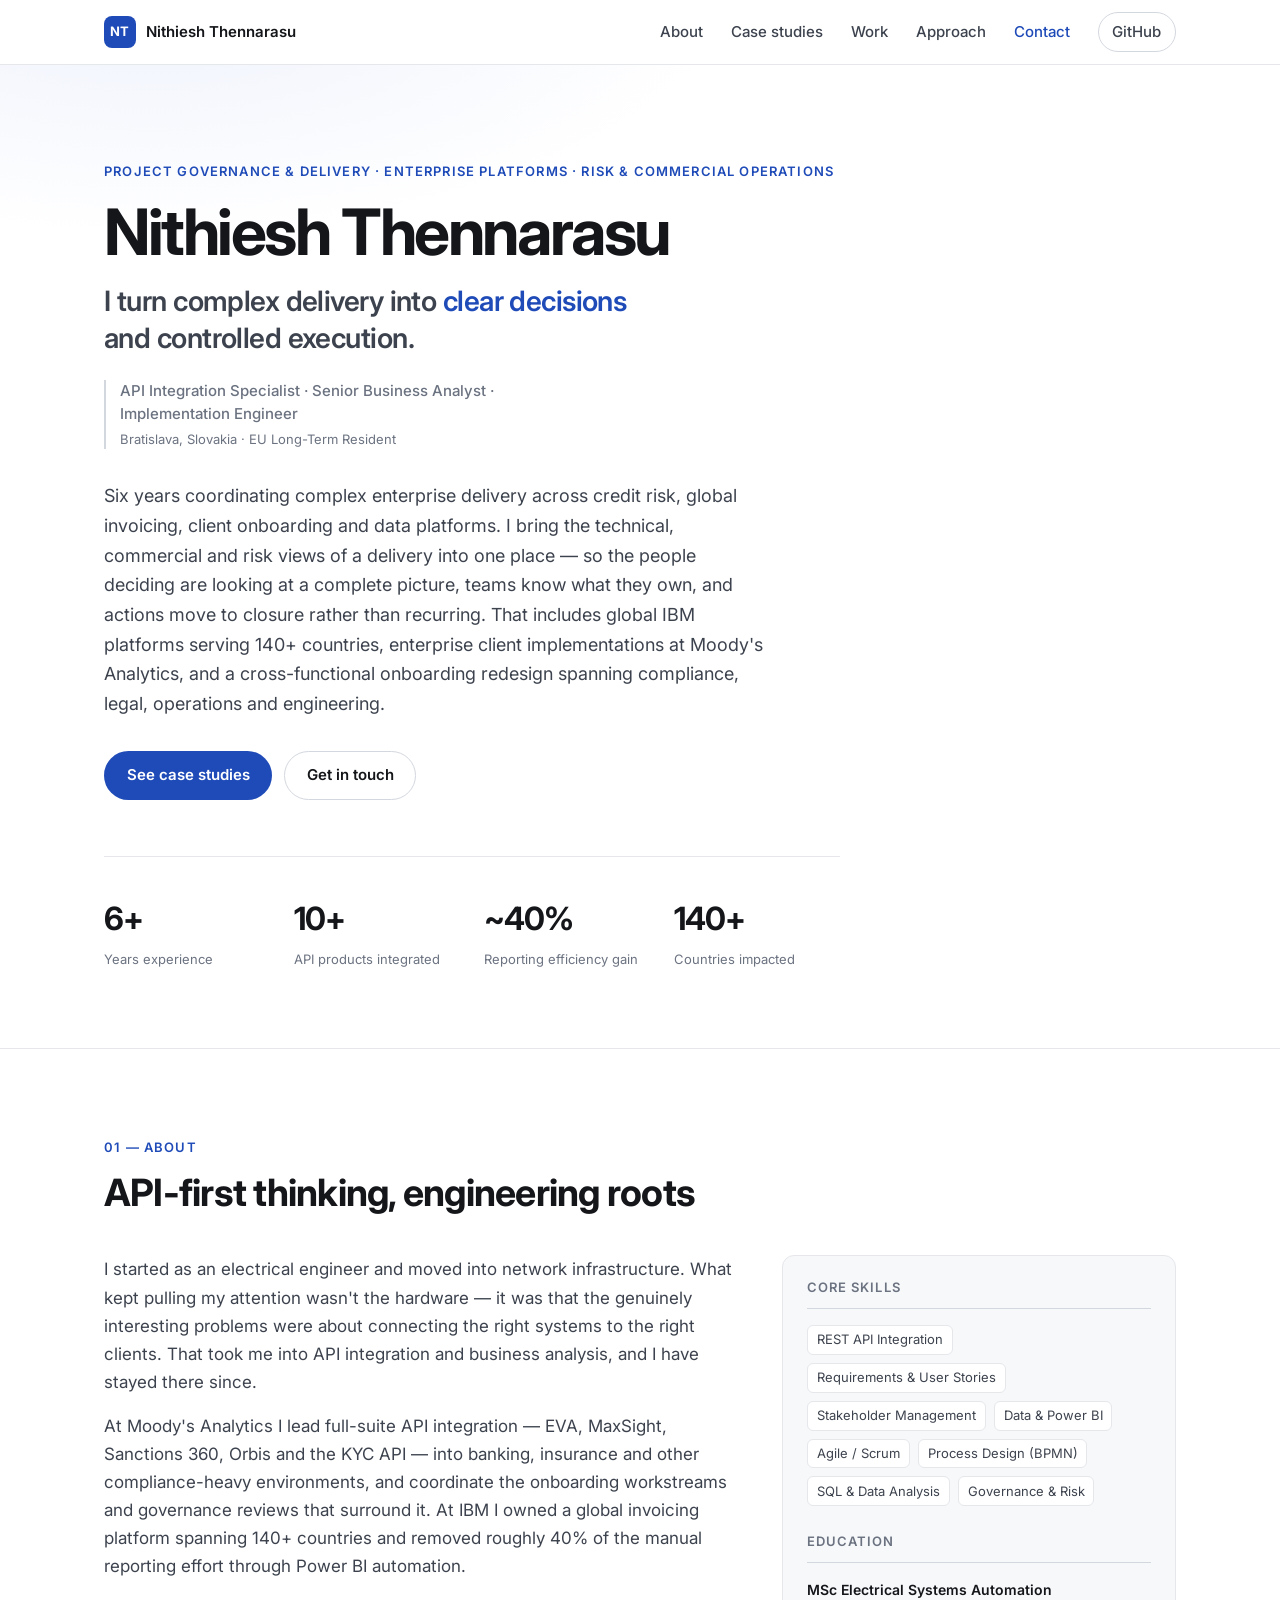
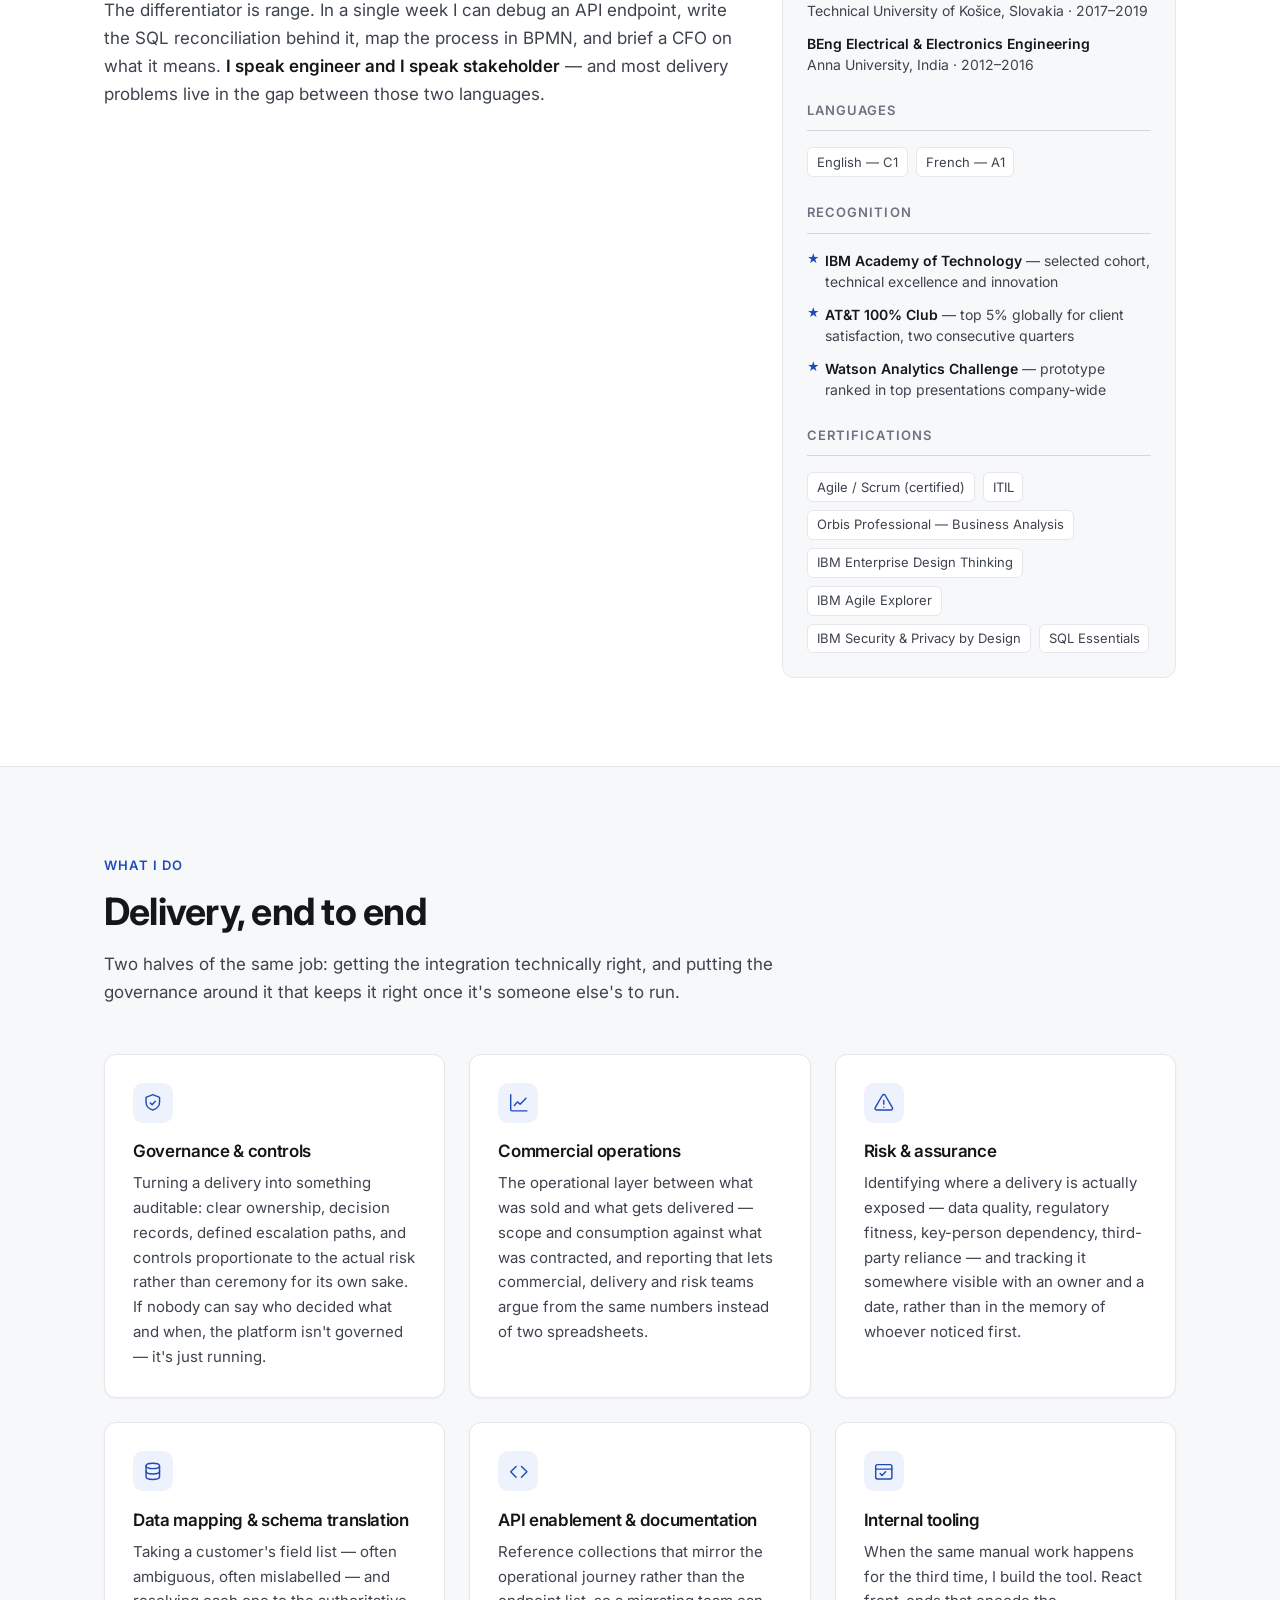
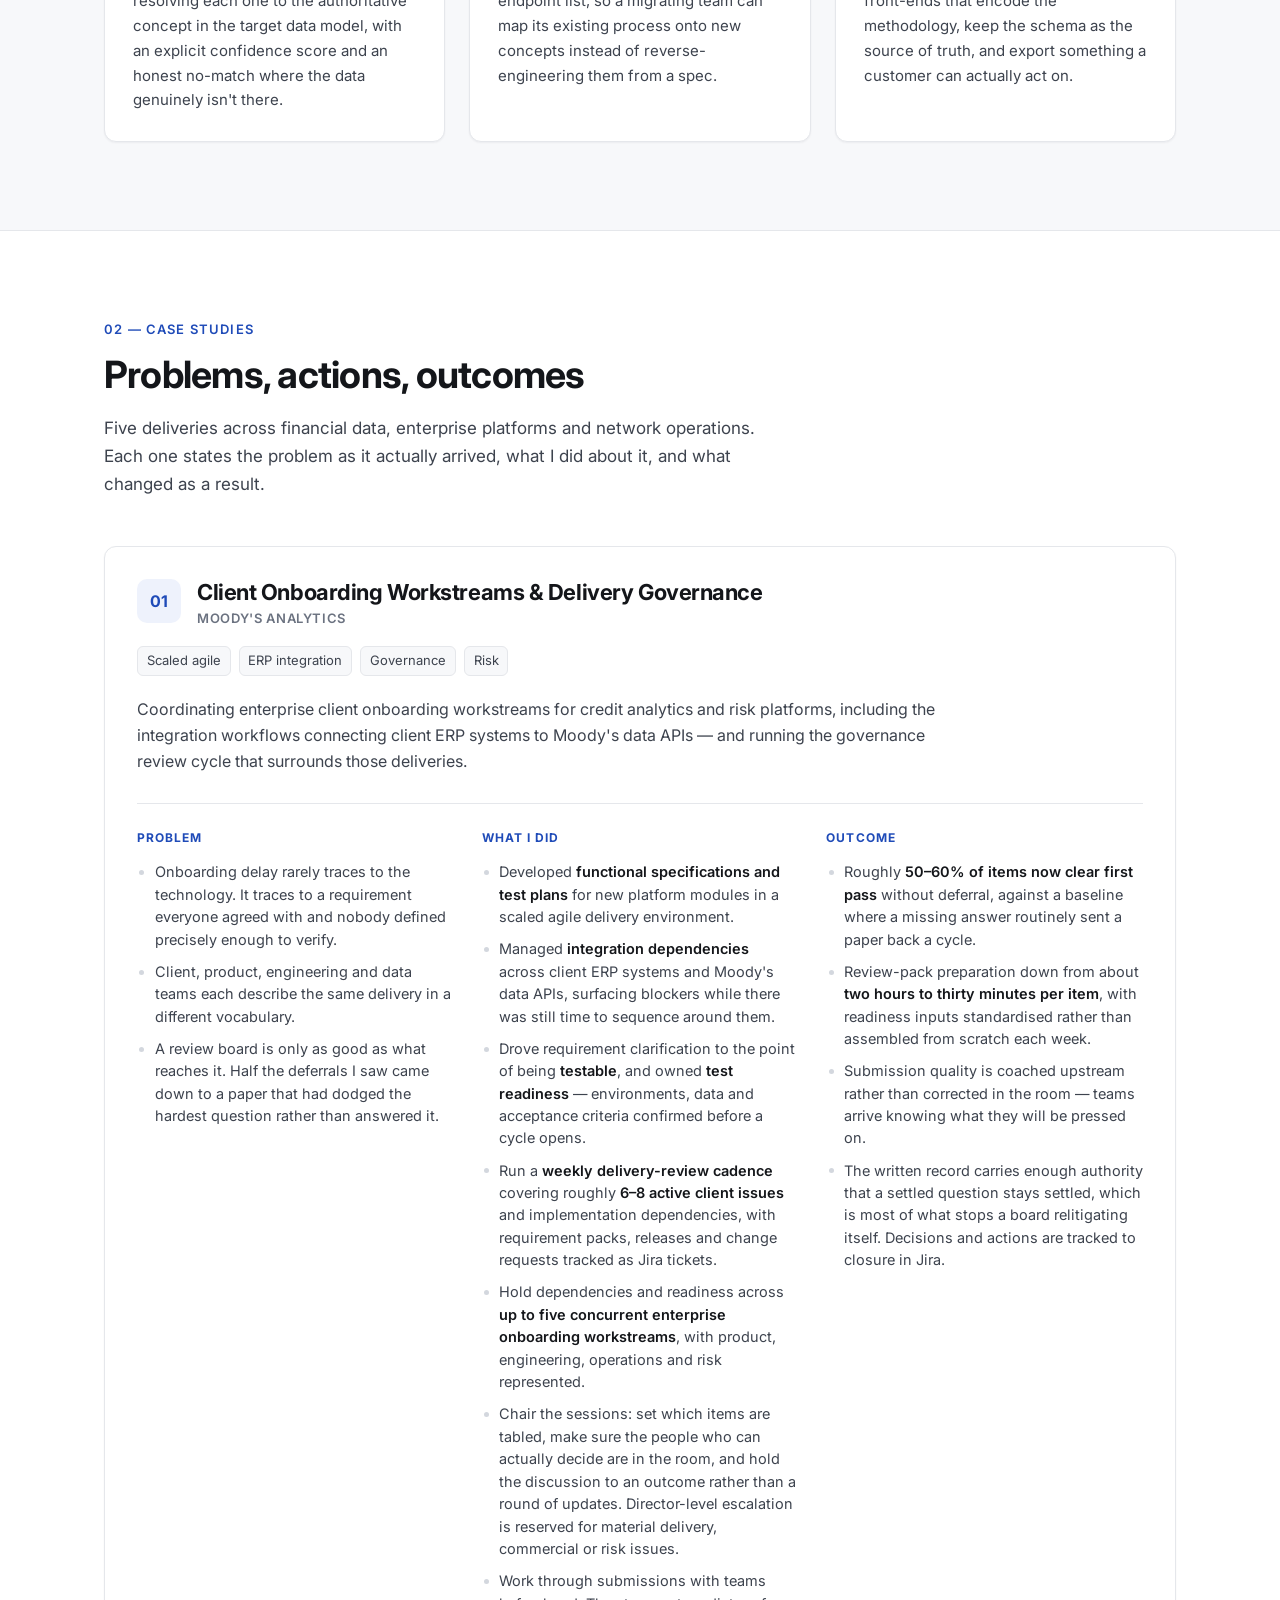
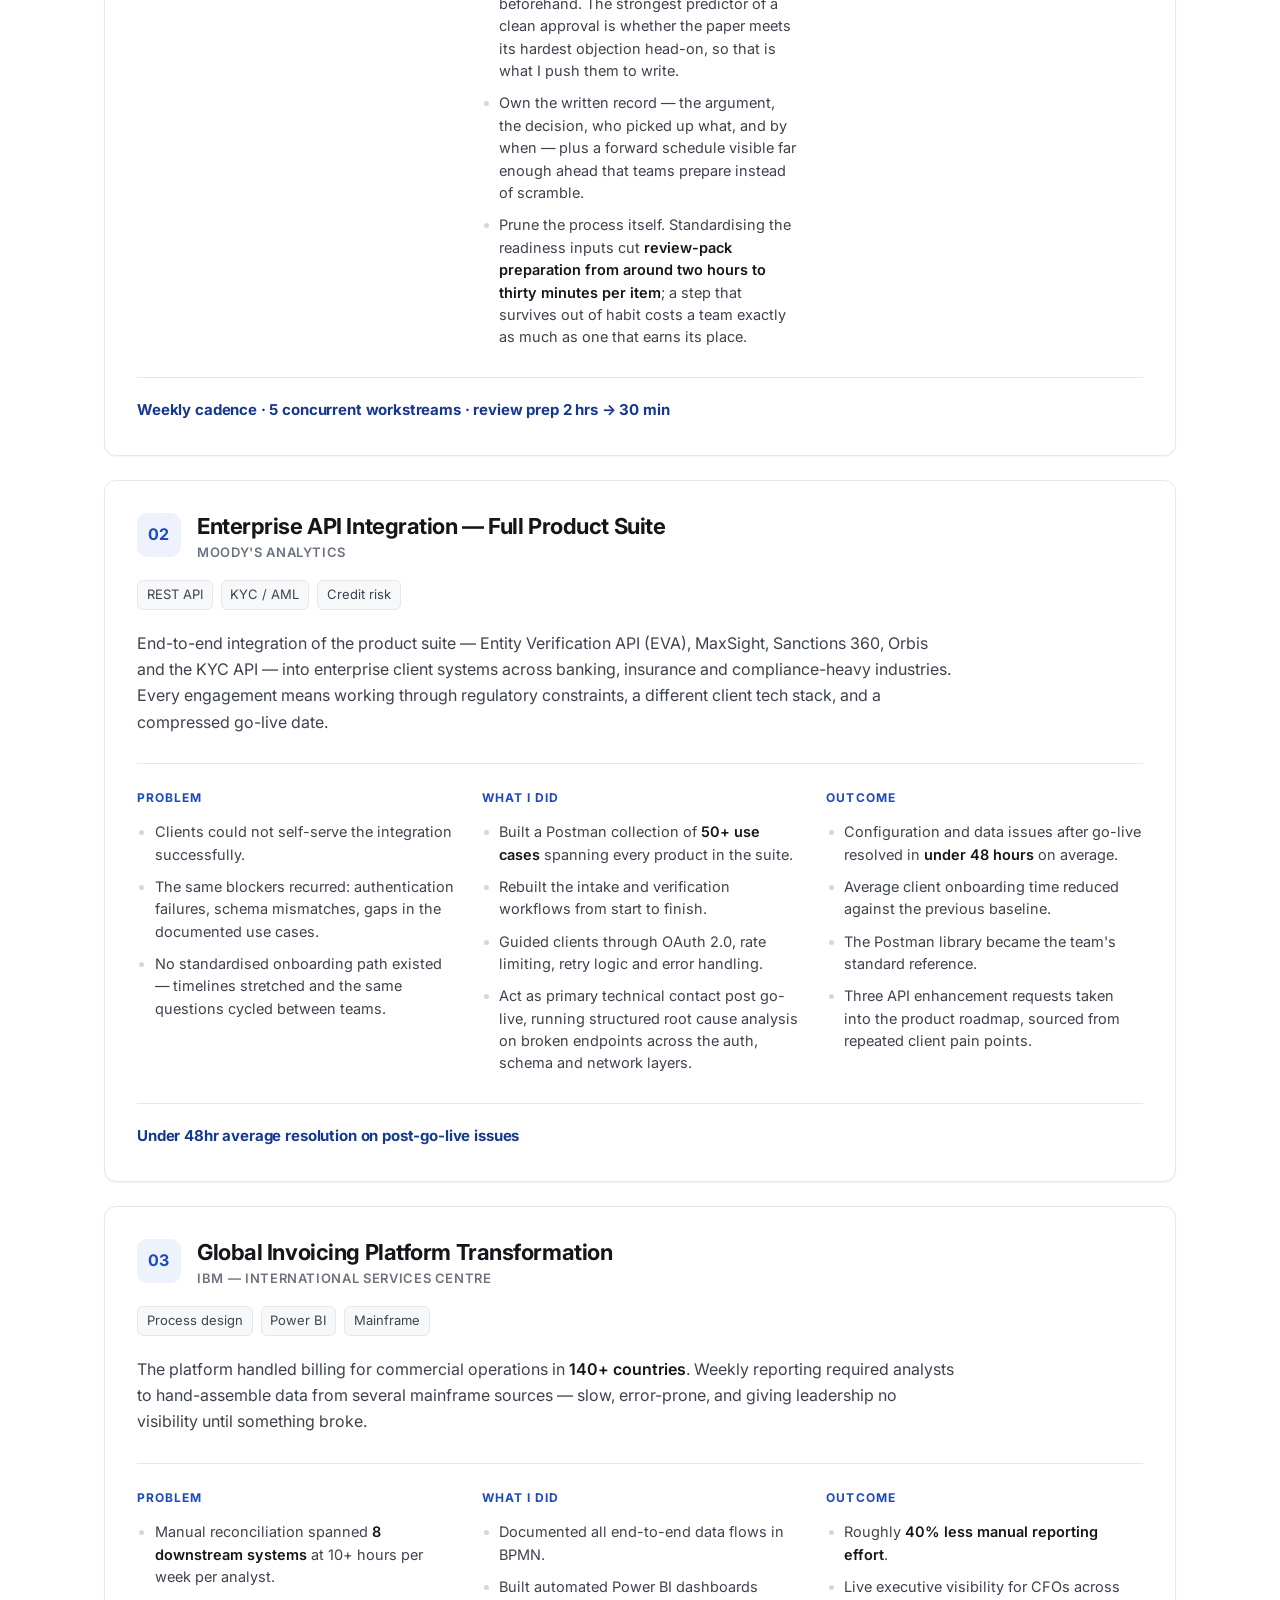
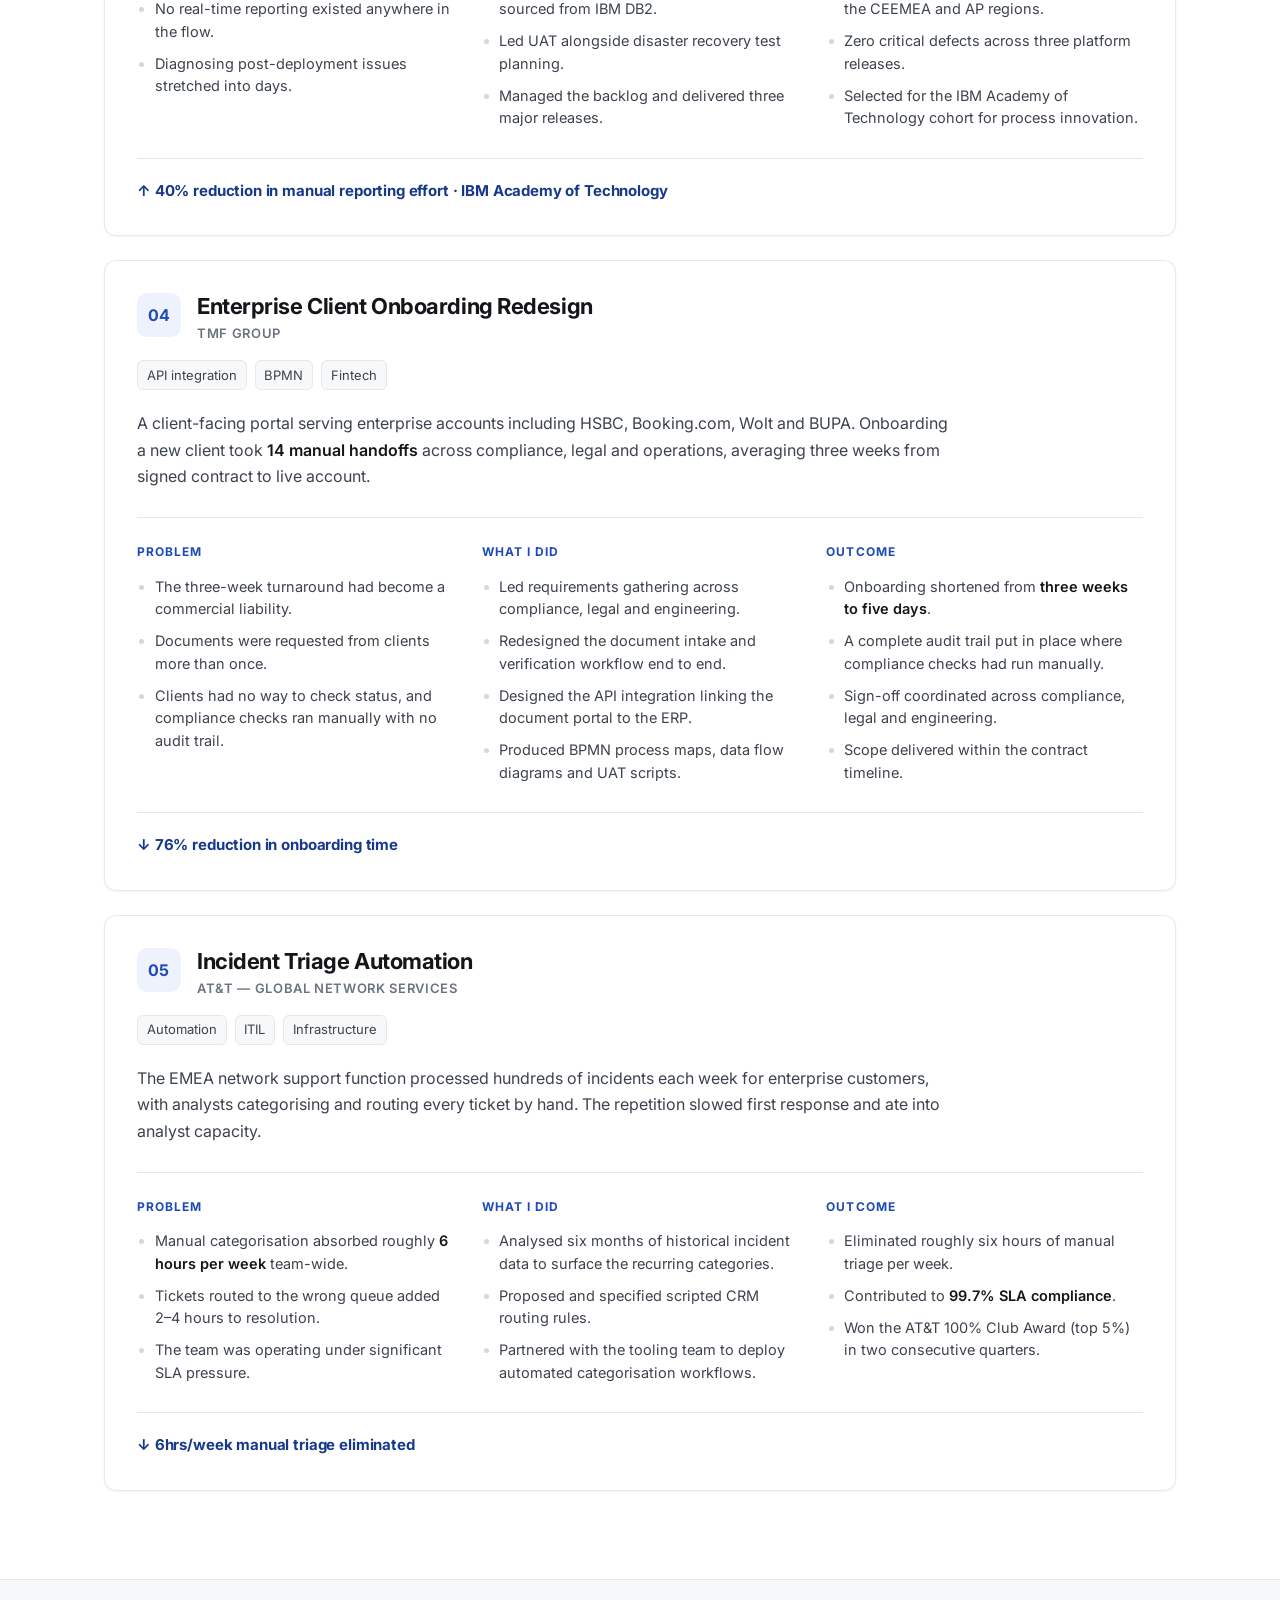
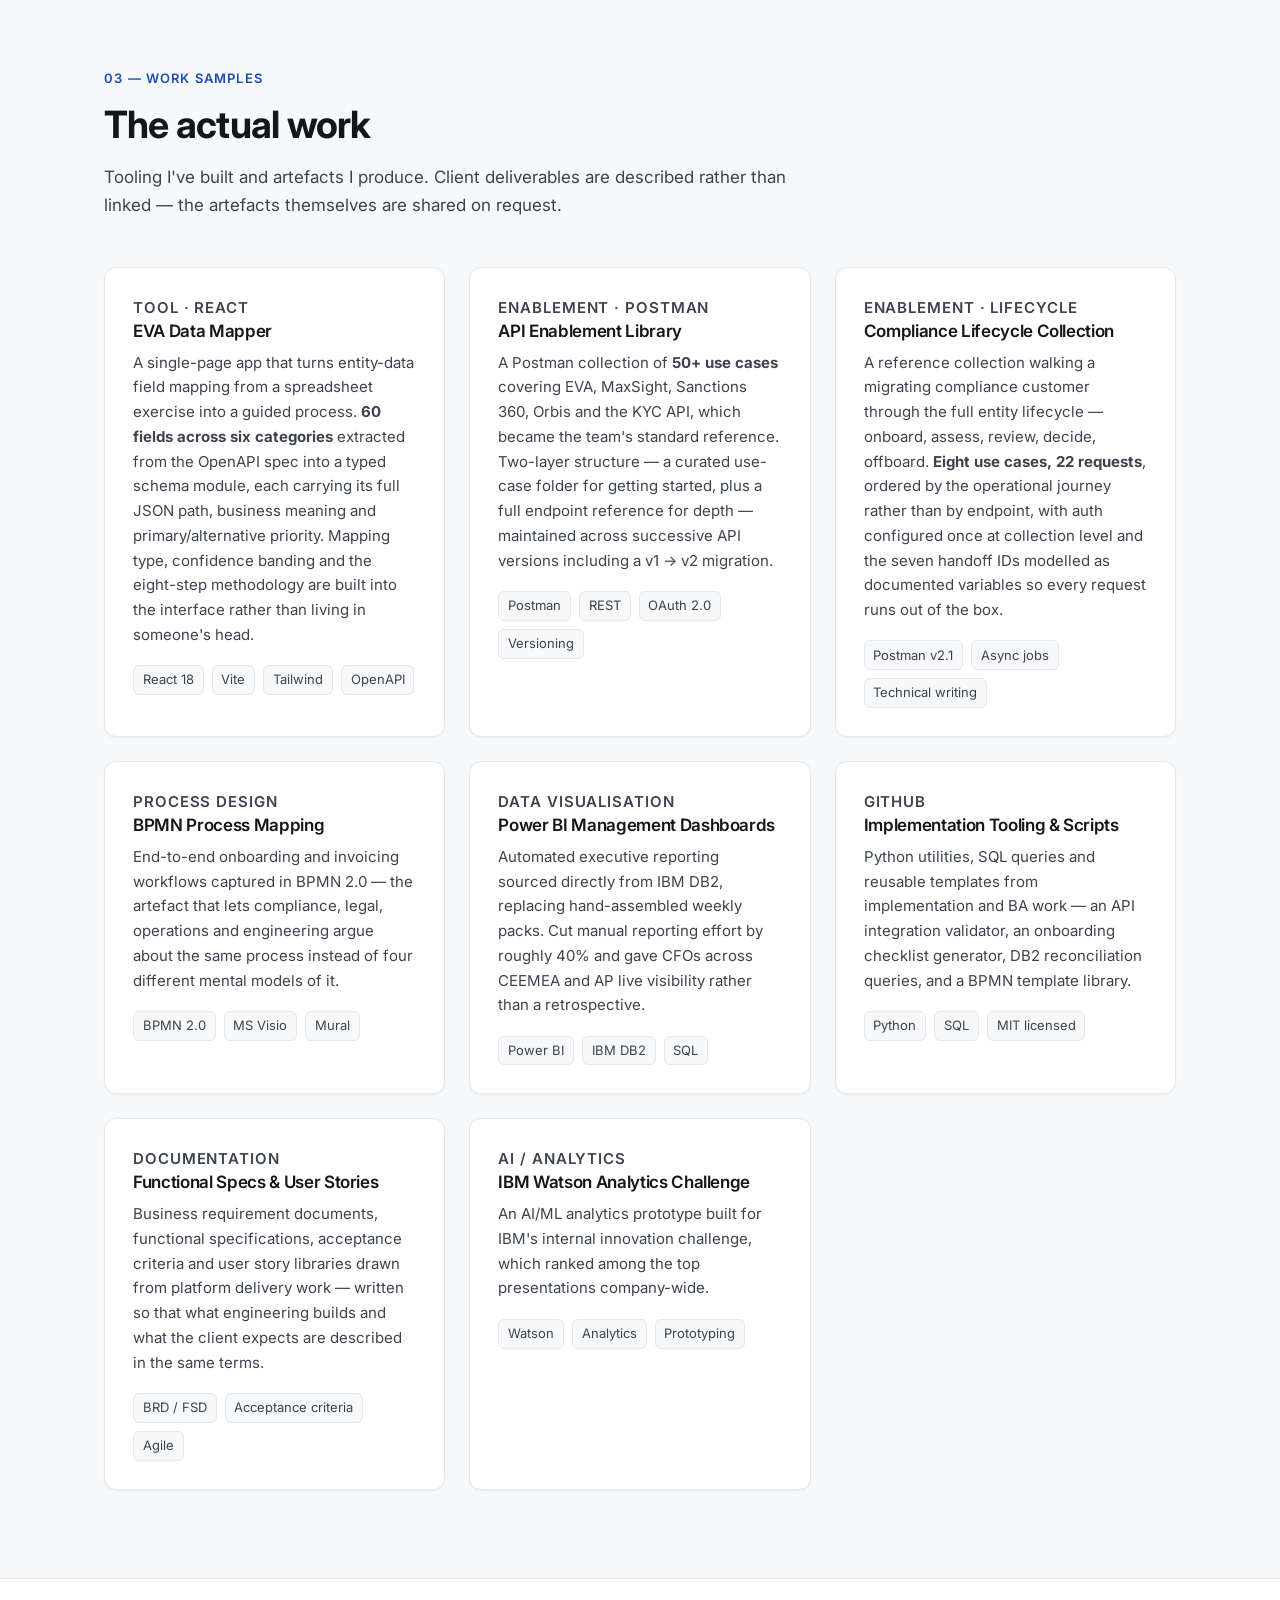
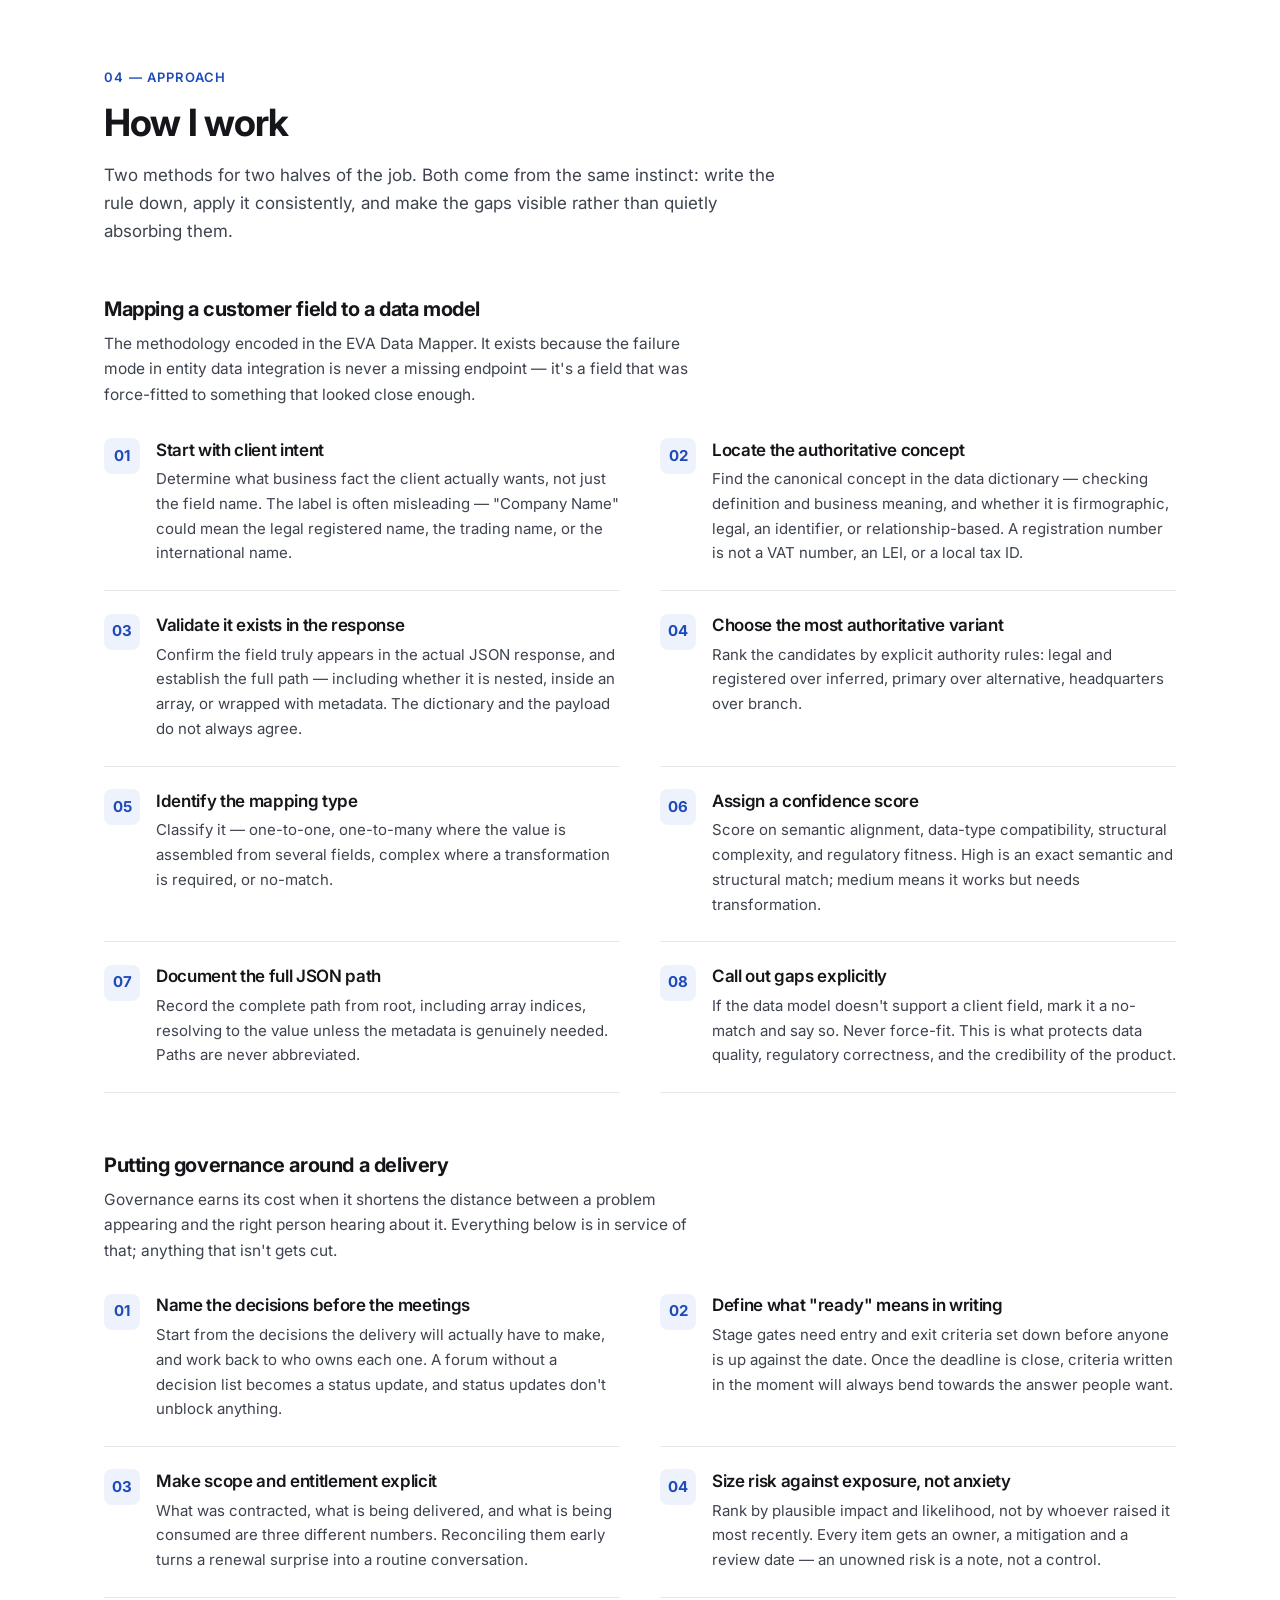
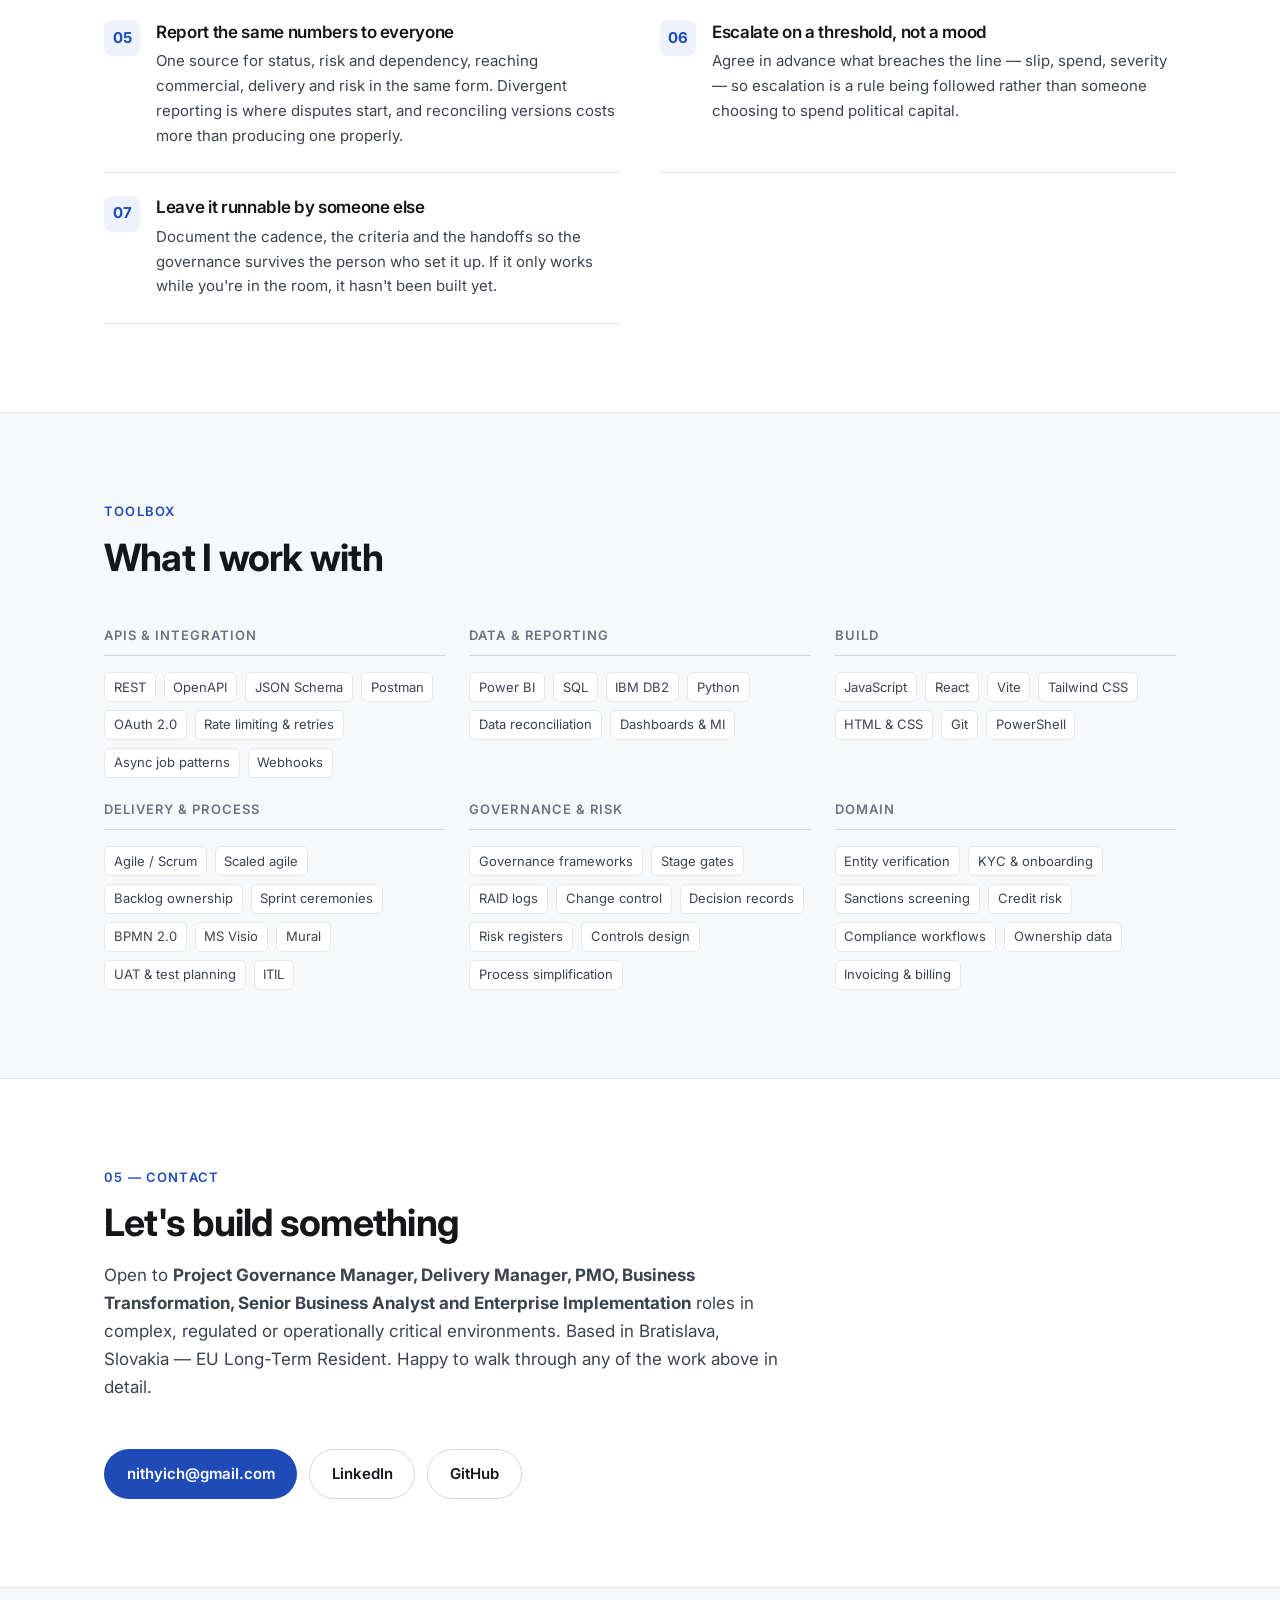
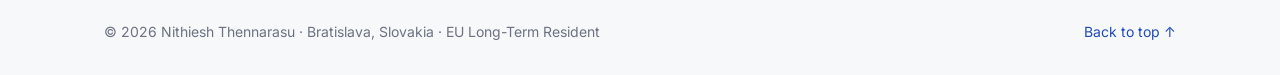
<file: index.html>
<!DOCTYPE html>
<html lang="en">
<head>
<meta charset="utf-8">
<meta name="viewport" content="width=device-width, initial-scale=1">

<title>Nithiesh Thennarasu — Project Governance &amp; Delivery</title>
<meta name="description" content="Nithiesh Thennarasu — project governance and delivery across enterprise platforms, commercial operations and risk. Six years coordinating complex enterprise delivery at Moody's, IBM, TMF Group and AT&amp;T. Based in Bratislava, Slovakia.">
<meta name="theme-color" content="#ffffff">

<meta property="og:type" content="website">
<meta property="og:title" content="Nithiesh Thennarasu — Project Governance &amp; Delivery">
<meta property="og:description" content="I turn complex delivery into clear decisions and controlled execution. Governance, delivery and enterprise implementation across Moody's, IBM, TMF Group and AT&amp;T.">

<link rel="icon" href="favicon.svg" type="image/svg+xml">
<link rel="preconnect" href="https://fonts.googleapis.com">
<link rel="preconnect" href="https://fonts.gstatic.com" crossorigin>
<link rel="stylesheet" href="https://fonts.googleapis.com/css2?family=Inter:wght@400;500;600;700&display=swap">
<link rel="stylesheet" href="styles.css">
</head>
<body>

<a class="skip-link" href="#main">Skip to content</a>

<header class="site-header" id="top">
  <div class="wrap header-inner">
    <a class="brand" href="#top">
      <span class="brand-mark" aria-hidden="true">NT</span>
      <span class="brand-name">Nithiesh&nbsp;Thennarasu</span>
    </a>

    <button class="nav-toggle" type="button" aria-expanded="false" aria-controls="site-nav" aria-label="Toggle navigation">
      <span class="nav-toggle-bar" aria-hidden="true"></span>
      <span class="nav-toggle-bar" aria-hidden="true"></span>
    </button>

    <nav class="site-nav" id="site-nav" aria-label="Primary">
      <a href="#about">About</a>
      <a href="#cases">Case studies</a>
      <a href="#work">Work</a>
      <a href="#approach">Approach</a>
      <a href="#contact">Contact</a>
      <a class="nav-cta" href="https://github.com/nithyich" rel="noopener">GitHub</a>
    </nav>
  </div>
</header>

<main id="main">

  <!-- ============================ HERO ============================ -->
  <section class="hero">
    <div class="wrap">
      <p class="eyebrow">Project Governance &amp; Delivery · Enterprise Platforms · Risk &amp; Commercial Operations</p>
      <h1 class="hero-title">Nithiesh Thennarasu</h1>

      <p class="hero-tagline">
        I turn complex delivery into <span class="accent">clear decisions</span>
        and controlled execution.
      </p>

      <p class="hero-subtitle">
        API Integration Specialist · Senior Business Analyst · Implementation Engineer
        <span class="hero-loc">Bratislava, Slovakia · EU Long-Term Resident</span>
      </p>

      <p class="hero-lede">
        Six years coordinating complex enterprise delivery across credit risk, global invoicing,
        client onboarding and data platforms. I bring the technical, commercial and risk views of a
        delivery into one place — so the people deciding are looking at a complete picture, teams
        know what they own, and actions move to closure rather than recurring. That includes global
        IBM platforms serving 140+ countries, enterprise client implementations at Moody's Analytics,
        and a cross-functional onboarding redesign spanning compliance, legal, operations and
        engineering.
      </p>

      <div class="hero-actions">
        <a class="btn btn-primary" href="#cases">See case studies</a>
        <a class="btn btn-ghost" href="#contact">Get in touch</a>
      </div>

      <dl class="stat-row">
        <div class="stat"><dt>Years experience</dt><dd>6+</dd></div>
        <div class="stat"><dt>API products integrated</dt><dd>10+</dd></div>
        <div class="stat"><dt>Reporting efficiency gain</dt><dd>~40%</dd></div>
        <div class="stat"><dt>Countries impacted</dt><dd>140+</dd></div>
      </dl>
    </div>
  </section>

  <!-- ============================ ABOUT ============================ -->
  <section class="section" id="about" aria-labelledby="about-title">
    <div class="wrap">
      <p class="eyebrow">01 — About</p>
      <h2 class="section-title" id="about-title">API-first thinking, engineering roots</h2>

      <div class="about-grid">
        <div class="about-copy">
          <p>
            I started as an electrical engineer and moved into network infrastructure. What kept
            pulling my attention wasn't the hardware — it was that the genuinely interesting problems
            were about connecting the right systems to the right clients. That took me into API
            integration and business analysis, and I have stayed there since.
          </p>
          <p>
            At Moody's Analytics I lead full-suite API integration — EVA, MaxSight, Sanctions 360,
            Orbis and the KYC API — into banking, insurance and other compliance-heavy environments,
            and coordinate the onboarding workstreams and governance reviews that surround it. At IBM
            I owned a global invoicing platform spanning 140+ countries and removed roughly 40% of the
            manual reporting effort through Power BI automation.
          </p>
          <p>
            The differentiator is range. In a single week I can debug an API endpoint, write the SQL
            reconciliation behind it, map the process in BPMN, and brief a CFO on what it means.
            <strong>I speak engineer and I speak stakeholder</strong> — and most delivery problems
            live in the gap between those two languages.
          </p>
        </div>

        <aside class="about-side" aria-label="Core skills and recognition">
          <h3>Core skills</h3>
          <ul class="tags">
            <li>REST API Integration</li>
            <li>Requirements &amp; User Stories</li>
            <li>Stakeholder Management</li>
            <li>Data &amp; Power BI</li>
            <li>Agile / Scrum</li>
            <li>Process Design (BPMN)</li>
            <li>SQL &amp; Data Analysis</li>
            <li>Governance &amp; Risk</li>
          </ul>

          <h3 class="about-side-second">Education</h3>
          <ul class="awards awards-plain">
            <li><strong>MSc Electrical Systems Automation</strong><br>Technical University of Košice, Slovakia · 2017–2019</li>
            <li><strong>BEng Electrical &amp; Electronics Engineering</strong><br>Anna University, India · 2012–2016</li>
          </ul>

          <h3 class="about-side-second">Languages</h3>
          <ul class="tags">
            <li>English — C1</li><li>French — A1</li>
          </ul>

          <h3 class="about-side-second">Recognition</h3>
          <ul class="awards">
            <li><strong>IBM Academy of Technology</strong> — selected cohort, technical excellence and innovation</li>
            <li><strong>AT&amp;T 100% Club</strong> — top 5% globally for client satisfaction, two consecutive quarters</li>
            <li><strong>Watson Analytics Challenge</strong> — prototype ranked in top presentations company-wide</li>
          </ul>

          <h3 class="about-side-second">Certifications</h3>
          <ul class="tags">
            <li>Agile / Scrum (certified)</li><li>ITIL</li>
            <li>Orbis Professional — Business Analysis</li>
            <li>IBM Enterprise Design Thinking</li><li>IBM Agile Explorer</li>
            <li>IBM Security &amp; Privacy by Design</li><li>SQL Essentials</li>
          </ul>
        </aside>
      </div>
    </div>
  </section>

  <!-- ============================ CAPABILITIES ============================ -->
  <section class="section section-alt" id="capabilities" aria-labelledby="capabilities-title">
    <div class="wrap">
      <p class="eyebrow">What I do</p>
      <h2 class="section-title" id="capabilities-title">Delivery, end to end</h2>
      <p class="section-lede">
        Two halves of the same job: getting the integration technically right, and putting the
        governance around it that keeps it right once it's someone else's to run.
      </p>

      <div class="grid grid-3">
        <article class="card">
          <div class="card-icon" aria-hidden="true">
            <svg viewBox="0 0 24 24" fill="none" stroke="currentColor" stroke-width="1.6" stroke-linecap="round" stroke-linejoin="round">
              <path d="M12 3l7.5 3v5.2c0 4.2-3.1 7.6-7.5 8.8-4.4-1.2-7.5-4.6-7.5-8.8V6z"></path>
              <path d="M9.2 12.1l2 2 3.6-3.8"></path>
            </svg>
          </div>
          <h3>Governance &amp; controls</h3>
          <p>
            Turning a delivery into something auditable: clear ownership, decision records, defined
            escalation paths, and controls proportionate to the actual risk rather than ceremony for
            its own sake. If nobody can say who decided what and when, the platform isn't governed —
            it's just running.
          </p>
        </article>

        <article class="card">
          <div class="card-icon" aria-hidden="true">
            <svg viewBox="0 0 24 24" fill="none" stroke="currentColor" stroke-width="1.6" stroke-linecap="round" stroke-linejoin="round">
              <path d="M3 3v16.5a1.5 1.5 0 0 0 1.5 1.5H21"></path>
              <path d="M7 15l3.5-4 3 2.6L20 7"></path>
            </svg>
          </div>
          <h3>Commercial operations</h3>
          <p>
            The operational layer between what was sold and what gets delivered — scope and consumption
            against what was contracted, and reporting that lets commercial, delivery and risk teams
            argue from the same numbers instead of two spreadsheets.
          </p>
        </article>

        <article class="card">
          <div class="card-icon" aria-hidden="true">
            <svg viewBox="0 0 24 24" fill="none" stroke="currentColor" stroke-width="1.6" stroke-linecap="round" stroke-linejoin="round">
              <path d="M10.3 3.9L2.5 17.4A1.7 1.7 0 0 0 4 20h16a1.7 1.7 0 0 0 1.5-2.6L13.7 3.9a1.9 1.9 0 0 0-3.4 0z"></path>
              <path d="M12 9.5v4"></path>
              <path d="M12 17h.01"></path>
            </svg>
          </div>
          <h3>Risk &amp; assurance</h3>
          <p>
            Identifying where a delivery is actually exposed — data quality, regulatory fitness,
            key-person dependency, third-party reliance — and tracking it somewhere visible with an
            owner and a date, rather than in the memory of whoever noticed first.
          </p>
        </article>

        <article class="card">
          <div class="card-icon" aria-hidden="true">
            <svg viewBox="0 0 24 24" fill="none" stroke="currentColor" stroke-width="1.6" stroke-linecap="round" stroke-linejoin="round">
              <ellipse cx="12" cy="5.5" rx="7.5" ry="3"></ellipse>
              <path d="M4.5 5.5v6c0 1.66 3.36 3 7.5 3s7.5-1.34 7.5-3v-6"></path>
              <path d="M4.5 11.5v6c0 1.66 3.36 3 7.5 3s7.5-1.34 7.5-3v-6"></path>
            </svg>
          </div>
          <h3>Data mapping &amp; schema translation</h3>
          <p>
            Taking a customer's field list — often ambiguous, often mislabelled — and resolving each one
            to the authoritative concept in the target data model, with an explicit confidence score and
            an honest no-match where the data genuinely isn't there.
          </p>
        </article>

        <article class="card">
          <div class="card-icon" aria-hidden="true">
            <svg viewBox="0 0 24 24" fill="none" stroke="currentColor" stroke-width="1.6" stroke-linecap="round" stroke-linejoin="round">
              <path d="M9 18l-6-6 6-6"></path>
              <path d="M15 6l6 6-6 6"></path>
            </svg>
          </div>
          <h3>API enablement &amp; documentation</h3>
          <p>
            Reference collections that mirror the operational journey rather than the endpoint list, so a
            migrating team can map its existing process onto new concepts instead of reverse-engineering
            them from a spec.
          </p>
        </article>

        <article class="card">
          <div class="card-icon" aria-hidden="true">
            <svg viewBox="0 0 24 24" fill="none" stroke="currentColor" stroke-width="1.6" stroke-linecap="round" stroke-linejoin="round">
              <rect x="3" y="4" width="18" height="16" rx="2"></rect>
              <path d="M3 9h18"></path>
              <path d="M8 14l2 2 4-4"></path>
            </svg>
          </div>
          <h3>Internal tooling</h3>
          <p>
            When the same manual work happens for the third time, I build the tool. React front-ends that
            encode the methodology, keep the schema as the source of truth, and export something a customer
            can actually act on.
          </p>
        </article>

      </div>
    </div>
  </section>

  <!-- ============================ CASE STUDIES ============================ -->
  <section class="section" id="cases" aria-labelledby="cases-title">
    <div class="wrap">
      <p class="eyebrow">02 — Case studies</p>
      <h2 class="section-title" id="cases-title">Problems, actions, outcomes</h2>
      <p class="section-lede">
        Five deliveries across financial data, enterprise platforms and network operations. Each one
        states the problem as it actually arrived, what I did about it, and what changed as a result.
      </p>

      <div class="cases">

        <!-- 01 -->
        <article class="case">
          <div class="case-head">
            <span class="case-num" aria-hidden="true">01</span>
            <div class="case-title">
              <h3>Client Onboarding Workstreams &amp; Delivery Governance</h3>
              <p class="case-org">Moody's Analytics</p>
            </div>
          </div>
          <ul class="tags"><li>Scaled agile</li><li>ERP integration</li><li>Governance</li><li>Risk</li></ul>

          <p class="case-overview">
            Coordinating enterprise client onboarding workstreams for credit analytics and risk
            platforms, including the integration workflows connecting client ERP systems to Moody's
            data APIs — and running the governance review cycle that surrounds those deliveries.
          </p>

          <div class="case-body">
            <div class="case-block">
              <h4>Problem</h4>
              <ul>
                <li>Onboarding delay rarely traces to the technology. It traces to a requirement everyone agreed with and nobody defined precisely enough to verify.</li>
                <li>Client, product, engineering and data teams each describe the same delivery in a different vocabulary.</li>
                <li>A review board is only as good as what reaches it. Half the deferrals I saw came down to a paper that had dodged the hardest question rather than answered it.</li>
              </ul>
            </div>
            <div class="case-block">
              <h4>What I did</h4>
              <ul>
                <li>Developed <strong>functional specifications and test plans</strong> for new platform modules in a scaled agile delivery environment.</li>
                <li>Managed <strong>integration dependencies</strong> across client ERP systems and Moody's data APIs, surfacing blockers while there was still time to sequence around them.</li>
                <li>Drove requirement clarification to the point of being <strong>testable</strong>, and owned <strong>test readiness</strong> — environments, data and acceptance criteria confirmed before a cycle opens.</li>
                <li>Run a <strong>weekly delivery-review cadence</strong> covering roughly <strong>6–8 active client issues</strong> and implementation dependencies, with requirement packs, releases and change requests tracked as Jira tickets.</li>
                <li>Hold dependencies and readiness across <strong>up to five concurrent enterprise onboarding workstreams</strong>, with product, engineering, operations and risk represented.</li>
                <li>Chair the sessions: set which items are tabled, make sure the people who can actually decide are in the room, and hold the discussion to an outcome rather than a round of updates. Director-level escalation is reserved for material delivery, commercial or risk issues.</li>
                <li>Work through submissions with teams beforehand. The strongest predictor of a clean approval is whether the paper meets its hardest objection head-on, so that is what I push them to write.</li>
                <li>Own the written record — the argument, the decision, who picked up what, and by when — plus a forward schedule visible far enough ahead that teams prepare instead of scramble.</li>
                <li>Prune the process itself. Standardising the readiness inputs cut <strong>review-pack preparation from around two hours to thirty minutes per item</strong>; a step that survives out of habit costs a team exactly as much as one that earns its place.</li>
              </ul>
            </div>
            <div class="case-block">
              <h4>Outcome</h4>
              <ul>
                <li>Roughly <strong>50–60% of items now clear first pass</strong> without deferral, against a baseline where a missing answer routinely sent a paper back a cycle.</li>
                <li>Review-pack preparation down from about <strong>two hours to thirty minutes per item</strong>, with readiness inputs standardised rather than assembled from scratch each week.</li>
                <li>Submission quality is coached upstream rather than corrected in the room — teams arrive knowing what they will be pressed on.</li>
                <li>The written record carries enough authority that a settled question stays settled, which is most of what stops a board relitigating itself. Decisions and actions are tracked to closure in Jira.</li>
              </ul>
            </div>
          </div>

          <p class="case-metric">Weekly cadence · 5 concurrent workstreams · review prep 2 hrs → 30 min</p>
        </article>

        <!-- 02 -->
        <article class="case">
          <div class="case-head">
            <span class="case-num" aria-hidden="true">02</span>
            <div class="case-title">
              <h3>Enterprise API Integration — Full Product Suite</h3>
              <p class="case-org">Moody's Analytics</p>
            </div>
          </div>
          <ul class="tags"><li>REST API</li><li>KYC / AML</li><li>Credit risk</li></ul>

          <p class="case-overview">
            End-to-end integration of the product suite — Entity Verification API (EVA), MaxSight,
            Sanctions 360, Orbis and the KYC API — into enterprise client systems across banking,
            insurance and compliance-heavy industries. Every engagement means working through
            regulatory constraints, a different client tech stack, and a compressed go-live date.
          </p>

          <div class="case-body">
            <div class="case-block">
              <h4>Problem</h4>
              <ul>
                <li>Clients could not self-serve the integration successfully.</li>
                <li>The same blockers recurred: authentication failures, schema mismatches, gaps in the documented use cases.</li>
                <li>No standardised onboarding path existed — timelines stretched and the same questions cycled between teams.</li>
              </ul>
            </div>
            <div class="case-block">
              <h4>What I did</h4>
              <ul>
                <li>Built a Postman collection of <strong>50+ use cases</strong> spanning every product in the suite.</li>
                <li>Rebuilt the intake and verification workflows from start to finish.</li>
                <li>Guided clients through OAuth 2.0, rate limiting, retry logic and error handling.</li>
                <li>Act as primary technical contact post go-live, running structured root cause analysis on broken endpoints across the auth, schema and network layers.</li>
              </ul>
            </div>
            <div class="case-block">
              <h4>Outcome</h4>
              <ul>
                <li>Configuration and data issues after go-live resolved in <strong>under 48 hours</strong> on average.</li>
                <li>Average client onboarding time reduced against the previous baseline.</li>
                <li>The Postman library became the team's standard reference.</li>
                <li>Three API enhancement requests taken into the product roadmap, sourced from repeated client pain points.</li>
              </ul>
            </div>
          </div>

          <p class="case-metric">Under 48hr average resolution on post-go-live issues</p>
        </article>

        <!-- 03 -->
        <article class="case">
          <div class="case-head">
            <span class="case-num" aria-hidden="true">03</span>
            <div class="case-title">
              <h3>Global Invoicing Platform Transformation</h3>
              <p class="case-org">IBM — International Services Centre</p>
            </div>
          </div>
          <ul class="tags"><li>Process design</li><li>Power BI</li><li>Mainframe</li></ul>

          <p class="case-overview">
            The platform handled billing for commercial operations in <strong>140+ countries</strong>.
            Weekly reporting required analysts to hand-assemble data from several mainframe sources —
            slow, error-prone, and giving leadership no visibility until something broke.
          </p>

          <div class="case-body">
            <div class="case-block">
              <h4>Problem</h4>
              <ul>
                <li>Manual reconciliation spanned <strong>8 downstream systems</strong> at 10+ hours per week per analyst.</li>
                <li>No real-time reporting existed anywhere in the flow.</li>
                <li>Diagnosing post-deployment issues stretched into days.</li>
              </ul>
            </div>
            <div class="case-block">
              <h4>What I did</h4>
              <ul>
                <li>Documented all end-to-end data flows in BPMN.</li>
                <li>Built automated Power BI dashboards sourced from IBM DB2.</li>
                <li>Led UAT alongside disaster recovery test planning.</li>
                <li>Managed the backlog and delivered three major releases.</li>
              </ul>
            </div>
            <div class="case-block">
              <h4>Outcome</h4>
              <ul>
                <li>Roughly <strong>40% less manual reporting effort</strong>.</li>
                <li>Live executive visibility for CFOs across the CEEMEA and AP regions.</li>
                <li>Zero critical defects across three platform releases.</li>
                <li>Selected for the IBM Academy of Technology cohort for process innovation.</li>
              </ul>
            </div>
          </div>

          <p class="case-metric">↑ 40% reduction in manual reporting effort · IBM Academy of Technology</p>
        </article>

        <!-- 04 -->
        <article class="case">
          <div class="case-head">
            <span class="case-num" aria-hidden="true">04</span>
            <div class="case-title">
              <h3>Enterprise Client Onboarding Redesign</h3>
              <p class="case-org">TMF Group</p>
            </div>
          </div>
          <ul class="tags"><li>API integration</li><li>BPMN</li><li>Fintech</li></ul>

          <p class="case-overview">
            A client-facing portal serving enterprise accounts including HSBC, Booking.com, Wolt and
            BUPA. Onboarding a new client took <strong>14 manual handoffs</strong> across compliance,
            legal and operations, averaging three weeks from signed contract to live account.
          </p>

          <div class="case-body">
            <div class="case-block">
              <h4>Problem</h4>
              <ul>
                <li>The three-week turnaround had become a commercial liability.</li>
                <li>Documents were requested from clients more than once.</li>
                <li>Clients had no way to check status, and compliance checks ran manually with no audit trail.</li>
              </ul>
            </div>
            <div class="case-block">
              <h4>What I did</h4>
              <ul>
                <li>Led requirements gathering across compliance, legal and engineering.</li>
                <li>Redesigned the document intake and verification workflow end to end.</li>
                <li>Designed the API integration linking the document portal to the ERP.</li>
                <li>Produced BPMN process maps, data flow diagrams and UAT scripts.</li>
              </ul>
            </div>
            <div class="case-block">
              <h4>Outcome</h4>
              <ul>
                <li>Onboarding shortened from <strong>three weeks to five days</strong>.</li>
                <li>A complete audit trail put in place where compliance checks had run manually.</li>
                <li>Sign-off coordinated across compliance, legal and engineering.</li>
                <li>Scope delivered within the contract timeline.</li>
              </ul>
            </div>
          </div>

          <p class="case-metric">↓ 76% reduction in onboarding time</p>
        </article>

        <!-- 05 -->
        <article class="case">
          <div class="case-head">
            <span class="case-num" aria-hidden="true">05</span>
            <div class="case-title">
              <h3>Incident Triage Automation</h3>
              <p class="case-org">AT&amp;T — Global Network Services</p>
            </div>
          </div>
          <ul class="tags"><li>Automation</li><li>ITIL</li><li>Infrastructure</li></ul>

          <p class="case-overview">
            The EMEA network support function processed hundreds of incidents each week for enterprise
            customers, with analysts categorising and routing every ticket by hand. The repetition slowed
            first response and ate into analyst capacity.
          </p>

          <div class="case-body">
            <div class="case-block">
              <h4>Problem</h4>
              <ul>
                <li>Manual categorisation absorbed roughly <strong>6 hours per week</strong> team-wide.</li>
                <li>Tickets routed to the wrong queue added 2–4 hours to resolution.</li>
                <li>The team was operating under significant SLA pressure.</li>
              </ul>
            </div>
            <div class="case-block">
              <h4>What I did</h4>
              <ul>
                <li>Analysed six months of historical incident data to surface the recurring categories.</li>
                <li>Proposed and specified scripted CRM routing rules.</li>
                <li>Partnered with the tooling team to deploy automated categorisation workflows.</li>
              </ul>
            </div>
            <div class="case-block">
              <h4>Outcome</h4>
              <ul>
                <li>Eliminated roughly six hours of manual triage per week.</li>
                <li>Contributed to <strong>99.7% SLA compliance</strong>.</li>
                <li>Won the AT&amp;T 100% Club Award (top 5%) in two consecutive quarters.</li>
              </ul>
            </div>
          </div>

          <p class="case-metric">↓ 6hrs/week manual triage eliminated</p>
        </article>

      </div>
    </div>
  </section>

  <!-- ============================ WORK SAMPLES ============================ -->
  <section class="section section-alt" id="work" aria-labelledby="work-title">
    <div class="wrap">
      <p class="eyebrow">03 — Work samples</p>
      <h2 class="section-title" id="work-title">The actual work</h2>
      <p class="section-lede">
        Tooling I've built and artefacts I produce. Client deliverables are described rather than
        linked — the artefacts themselves are shared on request.
      </p>

      <div class="grid grid-3">

        <article class="card">
          <p class="sample-tag">Tool · React</p>
          <h3>EVA Data Mapper</h3>
          <p>
            A single-page app that turns entity-data field mapping from a spreadsheet exercise into a
            guided process. <strong>60 fields across six categories</strong> extracted from the OpenAPI
            spec into a typed schema module, each carrying its full JSON path, business meaning and
            primary/alternative priority. Mapping type, confidence banding and the eight-step
            methodology are built into the interface rather than living in someone's head.
          </p>
          <ul class="tags"><li>React 18</li><li>Vite</li><li>Tailwind</li><li>OpenAPI</li></ul>
        </article>

        <article class="card">
          <p class="sample-tag">Enablement · Postman</p>
          <h3>API Enablement Library</h3>
          <p>
            A Postman collection of <strong>50+ use cases</strong> covering EVA, MaxSight, Sanctions
            360, Orbis and the KYC API, which became the team's standard reference. Two-layer structure
            — a curated use-case folder for getting started, plus a full endpoint reference for depth —
            maintained across successive API versions including a v1 → v2 migration.
          </p>
          <ul class="tags"><li>Postman</li><li>REST</li><li>OAuth 2.0</li><li>Versioning</li></ul>
        </article>

        <article class="card">
          <p class="sample-tag">Enablement · Lifecycle</p>
          <h3>Compliance Lifecycle Collection</h3>
          <p>
            A reference collection walking a migrating compliance customer through the full entity
            lifecycle — onboard, assess, review, decide, offboard. <strong>Eight use cases, 22
            requests</strong>, ordered by the operational journey rather than by endpoint, with auth
            configured once at collection level and the seven handoff IDs modelled as documented
            variables so every request runs out of the box.
          </p>
          <ul class="tags"><li>Postman v2.1</li><li>Async jobs</li><li>Technical writing</li></ul>
        </article>

        <article class="card">
          <p class="sample-tag">Process design</p>
          <h3>BPMN Process Mapping</h3>
          <p>
            End-to-end onboarding and invoicing workflows captured in BPMN 2.0 — the artefact that lets
            compliance, legal, operations and engineering argue about the same process instead of four
            different mental models of it.
          </p>
          <ul class="tags"><li>BPMN 2.0</li><li>MS Visio</li><li>Mural</li></ul>
        </article>

        <article class="card">
          <p class="sample-tag">Data visualisation</p>
          <h3>Power BI Management Dashboards</h3>
          <p>
            Automated executive reporting sourced directly from IBM DB2, replacing hand-assembled
            weekly packs. Cut manual reporting effort by roughly 40% and gave CFOs across CEEMEA and AP
            live visibility rather than a retrospective.
          </p>
          <ul class="tags"><li>Power BI</li><li>IBM DB2</li><li>SQL</li></ul>
        </article>

        <article class="card">
          <p class="sample-tag">GitHub</p>
          <h3>Implementation Tooling &amp; Scripts</h3>
          <p>
            Python utilities, SQL queries and reusable templates from implementation and BA work —
            an API integration validator, an onboarding checklist generator, DB2 reconciliation
            queries, and a BPMN template library.
          </p>
          <ul class="tags"><li>Python</li><li>SQL</li><li>MIT licensed</li></ul>
        </article>

        <article class="card">
          <p class="sample-tag">Documentation</p>
          <h3>Functional Specs &amp; User Stories</h3>
          <p>
            Business requirement documents, functional specifications, acceptance criteria and user
            story libraries drawn from platform delivery work — written so that what engineering builds
            and what the client expects are described in the same terms.
          </p>
          <ul class="tags"><li>BRD / FSD</li><li>Acceptance criteria</li><li>Agile</li></ul>
        </article>

        <article class="card">
          <p class="sample-tag">AI / Analytics</p>
          <h3>IBM Watson Analytics Challenge</h3>
          <p>
            An AI/ML analytics prototype built for IBM's internal innovation challenge, which ranked
            among the top presentations company-wide.
          </p>
          <ul class="tags"><li>Watson</li><li>Analytics</li><li>Prototyping</li></ul>
        </article>

      </div>
    </div>
  </section>

  <!-- ============================ APPROACH ============================ -->
  <section class="section" id="approach" aria-labelledby="approach-title">
    <div class="wrap">
      <p class="eyebrow">04 — Approach</p>
      <h2 class="section-title" id="approach-title">How I work</h2>
      <p class="section-lede">
        Two methods for two halves of the job. Both come from the same instinct: write the rule down,
        apply it consistently, and make the gaps visible rather than quietly absorbing them.
      </p>

      <h3 class="approach-heading">Mapping a customer field to a data model</h3>
      <p class="approach-lede">
        The methodology encoded in the EVA Data Mapper. It exists because the failure mode in entity
        data integration is never a missing endpoint — it's a field that was force-fitted to something
        that looked close enough.
      </p>

      <ol class="steps">
        <li class="step">
          <h3>Start with client intent</h3>
          <p>Determine what business fact the client actually wants, not just the field name. The label is often misleading — "Company Name" could mean the legal registered name, the trading name, or the international name.</p>
        </li>
        <li class="step">
          <h3>Locate the authoritative concept</h3>
          <p>Find the canonical concept in the data dictionary — checking definition and business meaning, and whether it is firmographic, legal, an identifier, or relationship-based. A registration number is not a VAT number, an LEI, or a local tax ID.</p>
        </li>
        <li class="step">
          <h3>Validate it exists in the response</h3>
          <p>Confirm the field truly appears in the actual JSON response, and establish the full path — including whether it is nested, inside an array, or wrapped with metadata. The dictionary and the payload do not always agree.</p>
        </li>
        <li class="step">
          <h3>Choose the most authoritative variant</h3>
          <p>Rank the candidates by explicit authority rules: legal and registered over inferred, primary over alternative, headquarters over branch.</p>
        </li>
        <li class="step">
          <h3>Identify the mapping type</h3>
          <p>Classify it — one-to-one, one-to-many where the value is assembled from several fields, complex where a transformation is required, or no-match.</p>
        </li>
        <li class="step">
          <h3>Assign a confidence score</h3>
          <p>Score on semantic alignment, data-type compatibility, structural complexity, and regulatory fitness. High is an exact semantic and structural match; medium means it works but needs transformation.</p>
        </li>
        <li class="step">
          <h3>Document the full JSON path</h3>
          <p>Record the complete path from root, including array indices, resolving to the value unless the metadata is genuinely needed. Paths are never abbreviated.</p>
        </li>
        <li class="step">
          <h3>Call out gaps explicitly</h3>
          <p>If the data model doesn't support a client field, mark it a no-match and say so. Never force-fit. This is what protects data quality, regulatory correctness, and the credibility of the product.</p>
        </li>
      </ol>

      <h3 class="approach-heading">Putting governance around a delivery</h3>
      <p class="approach-lede">
        Governance earns its cost when it shortens the distance between a problem appearing and the
        right person hearing about it. Everything below is in service of that; anything that isn't
        gets cut.
      </p>

      <ol class="steps">
        <li class="step">
          <h3>Name the decisions before the meetings</h3>
          <p>Start from the decisions the delivery will actually have to make, and work back to who owns each one. A forum without a decision list becomes a status update, and status updates don't unblock anything.</p>
        </li>
        <li class="step">
          <h3>Define what "ready" means in writing</h3>
          <p>Stage gates need entry and exit criteria set down before anyone is up against the date. Once the deadline is close, criteria written in the moment will always bend towards the answer people want.</p>
        </li>
        <li class="step">
          <h3>Make scope and entitlement explicit</h3>
          <p>What was contracted, what is being delivered, and what is being consumed are three different numbers. Reconciling them early turns a renewal surprise into a routine conversation.</p>
        </li>
        <li class="step">
          <h3>Size risk against exposure, not anxiety</h3>
          <p>Rank by plausible impact and likelihood, not by whoever raised it most recently. Every item gets an owner, a mitigation and a review date — an unowned risk is a note, not a control.</p>
        </li>
        <li class="step">
          <h3>Report the same numbers to everyone</h3>
          <p>One source for status, risk and dependency, reaching commercial, delivery and risk in the same form. Divergent reporting is where disputes start, and reconciling versions costs more than producing one properly.</p>
        </li>
        <li class="step">
          <h3>Escalate on a threshold, not a mood</h3>
          <p>Agree in advance what breaches the line — slip, spend, severity — so escalation is a rule being followed rather than someone choosing to spend political capital.</p>
        </li>
        <li class="step">
          <h3>Leave it runnable by someone else</h3>
          <p>Document the cadence, the criteria and the handoffs so the governance survives the person who set it up. If it only works while you're in the room, it hasn't been built yet.</p>
        </li>
      </ol>
    </div>
  </section>

  <!-- ============================ TOOLBOX ============================ -->
  <section class="section section-alt" id="toolbox" aria-labelledby="toolbox-title">
    <div class="wrap">
      <p class="eyebrow">Toolbox</p>
      <h2 class="section-title" id="toolbox-title">What I work with</h2>

      <div class="grid grid-3 toolbox">
        <div class="tool-group">
          <h3>APIs &amp; integration</h3>
          <ul class="tags">
            <li>REST</li><li>OpenAPI</li><li>JSON Schema</li><li>Postman</li><li>OAuth 2.0</li>
            <li>Rate limiting &amp; retries</li><li>Async job patterns</li><li>Webhooks</li>
          </ul>
        </div>
        <div class="tool-group">
          <h3>Data &amp; reporting</h3>
          <ul class="tags">
            <li>Power BI</li><li>SQL</li><li>IBM DB2</li><li>Python</li>
            <li>Data reconciliation</li><li>Dashboards &amp; MI</li>
          </ul>
        </div>
        <div class="tool-group">
          <h3>Build</h3>
          <ul class="tags">
            <li>JavaScript</li><li>React</li><li>Vite</li><li>Tailwind CSS</li>
            <li>HTML &amp; CSS</li><li>Git</li><li>PowerShell</li>
          </ul>
        </div>
        <div class="tool-group">
          <h3>Delivery &amp; process</h3>
          <ul class="tags">
            <li>Agile / Scrum</li><li>Scaled agile</li><li>Backlog ownership</li>
            <li>Sprint ceremonies</li><li>BPMN 2.0</li><li>MS Visio</li><li>Mural</li>
            <li>UAT &amp; test planning</li><li>ITIL</li>
          </ul>
        </div>
        <div class="tool-group">
          <h3>Governance &amp; risk</h3>
          <ul class="tags">
            <li>Governance frameworks</li><li>Stage gates</li><li>RAID logs</li>
            <li>Change control</li><li>Decision records</li><li>Risk registers</li>
            <li>Controls design</li><li>Process simplification</li>
          </ul>
        </div>
        <div class="tool-group">
          <h3>Domain</h3>
          <ul class="tags">
            <li>Entity verification</li><li>KYC &amp; onboarding</li><li>Sanctions screening</li>
            <li>Credit risk</li><li>Compliance workflows</li><li>Ownership data</li>
            <li>Invoicing &amp; billing</li>
          </ul>
        </div>
      </div>
    </div>
  </section>

  <!-- ============================ CONTACT ============================ -->
  <section class="section" id="contact" aria-labelledby="contact-title">
    <div class="wrap contact">
      <p class="eyebrow">05 — Contact</p>
      <h2 class="section-title" id="contact-title">Let's build something</h2>
      <p class="section-lede">
        Open to <strong>Project Governance Manager, Delivery Manager, PMO, Business Transformation,
        Senior Business Analyst and Enterprise Implementation</strong> roles in complex, regulated or
        operationally critical environments. Based in Bratislava, Slovakia — EU Long-Term Resident.
        Happy to walk through any of the work above in detail.
      </p>
      <div class="contact-links">
        <a class="btn btn-primary" href="mailto:nithyich@gmail.com">nithyich@gmail.com</a>
        <a class="btn btn-ghost" href="https://linkedin.com/in/nithyich" rel="noopener">LinkedIn</a>
        <a class="btn btn-ghost" href="https://github.com/nithyich" rel="noopener">GitHub</a>
      </div>
    </div>
  </section>

</main>

<footer class="site-footer">
  <div class="wrap footer-inner">
    <p>© <span id="year">2026</span> Nithiesh Thennarasu · Bratislava, Slovakia · EU Long-Term Resident</p>
    <p><a href="#top">Back to top ↑</a></p>
  </div>
</footer>

<script src="main.js"></script>
</body>
</html>
</file>
<file: styles.css>
/* ==========================================================================
   Portfolio — clean professional light
   Single stylesheet, no build step. Edit the tokens below to restyle.
   ========================================================================== */

:root {
  /* Colour */
  --bg:            #ffffff;
  --bg-alt:        #f7f8fa;
  --ink:           #14161a;
  --ink-soft:      #3d434e;
  --ink-muted:     #6b7280;
  --line:          #e5e7eb;
  --line-strong:   #d3d7de;
  --accent:        #1f4bb8;
  --accent-dark:   #17398c;
  --accent-tint:   #eef2fc;

  /* Type */
  --font: "Inter", -apple-system, BlinkMacSystemFont, "Segoe UI", Roboto,
          "Helvetica Neue", Arial, sans-serif;

  /* Space */
  --wrap:    1120px;
  --gutter:  1.5rem;
  --radius:  12px;

  /* Depth */
  --shadow-sm: 0 1px 2px rgba(16, 24, 40, .05);
  --shadow-md: 0 4px 16px rgba(16, 24, 40, .07);
}

/* --------------------------------------------------------------- Reset --- */

*, *::before, *::after { box-sizing: border-box; }

html {
  scroll-behavior: smooth;
  scroll-padding-top: 5rem;          /* clears the sticky header on anchor jumps */
  -webkit-text-size-adjust: 100%;
}

body {
  margin: 0;
  background: var(--bg);
  color: var(--ink);
  font-family: var(--font);
  font-size: 1rem;
  line-height: 1.65;
  -webkit-font-smoothing: antialiased;
}

h1, h2, h3 { line-height: 1.2; letter-spacing: -0.02em; margin: 0; }
p  { margin: 0 0 1rem; }
ul, ol, dl { margin: 0; padding: 0; }
li { list-style: none; }

a { color: var(--accent); text-decoration: none; }
a:hover { text-decoration: underline; }

svg { display: block; }

:focus-visible {
  outline: 2px solid var(--accent);
  outline-offset: 3px;
  border-radius: 4px;
}

.skip-link {
  position: absolute;
  left: -9999px;
  top: 0;
  background: var(--ink);
  color: #fff;
  padding: .75rem 1rem;
  z-index: 100;
}
.skip-link:focus { left: .5rem; top: .5rem; }

/* -------------------------------------------------------------- Layout --- */

.wrap {
  width: 100%;
  max-width: var(--wrap);
  margin-inline: auto;
  padding-inline: var(--gutter);
}

.section { padding: 5.5rem 0; border-top: 1px solid var(--line); }
.section-alt { background: var(--bg-alt); }

.eyebrow {
  font-size: .8125rem;
  font-weight: 600;
  letter-spacing: .09em;
  text-transform: uppercase;
  color: var(--accent);
  margin: 0 0 .75rem;
}

.section-title {
  font-size: clamp(1.75rem, 3.2vw, 2.35rem);
  font-weight: 700;
  margin-bottom: 1rem;
}

.section-lede {
  max-width: 62ch;
  color: var(--ink-soft);
  font-size: 1.0625rem;
  margin-bottom: 3rem;
}

.section-title + .grid,
.section-title + .projects,
.section-title + .steps { margin-top: 3rem; }

.grid { display: grid; gap: 1.5rem; }
.grid-3 { grid-template-columns: repeat(3, 1fr); }
.grid-4 { grid-template-columns: repeat(4, 1fr); }

.muted { color: var(--ink-muted); }

/* -------------------------------------------------------------- Header --- */

.site-header {
  position: sticky;
  top: 0;
  z-index: 50;
  background: rgba(255, 255, 255, .88);
  backdrop-filter: blur(10px);
  border-bottom: 1px solid var(--line);
}

.header-inner {
  display: flex;
  align-items: center;
  justify-content: space-between;
  gap: 1rem;
  min-height: 4rem;
}

.brand {
  display: inline-flex;
  align-items: center;
  gap: .625rem;
  color: var(--ink);
  font-weight: 600;
}
.brand:hover { text-decoration: none; }

.brand-mark {
  display: grid;
  place-items: center;
  width: 2rem;
  height: 2rem;
  border-radius: 8px;
  background: var(--accent);
  color: #fff;
  font-size: .8125rem;
  font-weight: 700;
  letter-spacing: .02em;
}

.brand-name { font-size: .9375rem; }

.site-nav {
  display: flex;
  align-items: center;
  gap: 1.75rem;
}

.site-nav a {
  color: var(--ink-soft);
  font-size: .9375rem;
  font-weight: 500;
}
.site-nav a:hover { color: var(--accent); text-decoration: none; }
.site-nav a.is-active { color: var(--accent); }

.nav-cta {
  padding: .4rem .85rem;
  border: 1px solid var(--line-strong);
  border-radius: 999px;
}
.nav-cta:hover { border-color: var(--accent); background: var(--accent-tint); }

.nav-toggle {
  display: none;
  flex-direction: column;
  justify-content: center;
  gap: 5px;
  width: 2.5rem;
  height: 2.5rem;
  padding: 0 .5rem;
  background: none;
  border: 1px solid var(--line-strong);
  border-radius: 8px;
  cursor: pointer;
}
.nav-toggle-bar {
  height: 2px;
  background: var(--ink);
  border-radius: 2px;
  transition: transform .2s ease, opacity .2s ease;
}
.nav-toggle[aria-expanded="true"] .nav-toggle-bar:first-child { transform: translateY(3.5px) rotate(45deg); }
.nav-toggle[aria-expanded="true"] .nav-toggle-bar:last-child  { transform: translateY(-3.5px) rotate(-45deg); }

/* ---------------------------------------------------------------- Hero --- */

.hero {
  padding: 6rem 0 5rem;
  background:
    radial-gradient(60rem 26rem at 12% -8%, var(--accent-tint), transparent 60%),
    var(--bg);
}

.hero-subtitle {
  max-width: 46ch;
  margin: 0 0 2rem;
  padding-left: .9rem;
  border-left: 2px solid var(--line-strong);
  font-size: .9375rem;
  font-weight: 500;
  line-height: 1.5;
  color: var(--ink-muted);
}

.hero-title {
  font-size: clamp(2.5rem, 6vw, 4rem);
  font-weight: 700;
  letter-spacing: -0.038em;
  margin-bottom: .75rem;
}

.hero-tagline {
  max-width: 30ch;
  margin: 0 0 1.5rem;
  font-size: clamp(1.25rem, 2.4vw, 1.75rem);
  font-weight: 600;
  line-height: 1.3;
  letter-spacing: -0.02em;
  color: var(--ink-soft);
}

.hero-title .accent,
.hero-tagline .accent { color: var(--accent); }

.hero-lede {
  max-width: 60ch;
  font-size: 1.125rem;
  color: var(--ink-soft);
  margin-bottom: 2rem;
}

.hero-actions {
  display: flex;
  flex-wrap: wrap;
  gap: .75rem;
  margin-bottom: 3.5rem;
}

.btn {
  display: inline-flex;
  align-items: center;
  justify-content: center;
  padding: .7rem 1.35rem;
  border-radius: 999px;
  border: 1px solid transparent;
  font-size: .9375rem;
  font-weight: 600;
  transition: background-color .16s ease, border-color .16s ease, color .16s ease;
}
.btn:hover { text-decoration: none; }

.btn-primary { background: var(--accent); color: #fff; }
.btn-primary:hover { background: var(--accent-dark); }

.btn-ghost {
  background: #fff;
  color: var(--ink);
  border-color: var(--line-strong);
}
.btn-ghost:hover { border-color: var(--accent); color: var(--accent); }

/* Stats */

.stat-row {
  display: grid;
  grid-template-columns: repeat(4, minmax(0, 1fr));
  gap: 1.5rem;
  padding-top: 2.25rem;
  border-top: 1px solid var(--line);
  max-width: 46rem;
}

.stat dt {
  order: 2;
  font-size: .8125rem;
  color: var(--ink-muted);
  line-height: 1.4;
}
.stat dd {
  order: 1;
  margin: 0 0 .25rem;
  font-size: 2rem;
  font-weight: 700;
  letter-spacing: -0.03em;
  color: var(--ink);
}
.stat { display: flex; flex-direction: column; }

.hero-loc {
  display: block;
  margin-top: .3rem;
  font-size: .8125rem;
  font-weight: 400;
  color: var(--ink-muted);
}

/* --------------------------------------------------------------- About --- */

.about-grid {
  display: grid;
  grid-template-columns: minmax(0, 1.6fr) minmax(0, 1fr);
  gap: 3rem;
  align-items: start;
  margin-top: 2.5rem;
}

.about-copy p {
  font-size: 1.0625rem;
  color: var(--ink-soft);
  max-width: 62ch;
}
.about-copy p:last-child { margin-bottom: 0; }
.about-copy strong { color: var(--ink); font-weight: 600; }

.about-side {
  background: var(--bg-alt);
  border: 1px solid var(--line);
  border-radius: var(--radius);
  padding: 1.5rem;
}
.about-side h3 {
  font-size: .8125rem;
  font-weight: 600;
  letter-spacing: .08em;
  text-transform: uppercase;
  color: var(--ink-muted);
  padding-bottom: .75rem;
  margin-bottom: 1rem;
  border-bottom: 1px solid var(--line-strong);
}
.about-side-second { margin-top: 1.75rem; }
.about-side .tags { margin-bottom: 0; }
.about-side .tags li { background: #fff; }

.awards { display: grid; gap: .75rem; }
.awards li {
  font-size: .875rem;
  color: var(--ink-soft);
  padding-left: 1.1rem;
  position: relative;
  line-height: 1.5;
}
.awards li::before {
  content: "★";
  position: absolute;
  left: 0;
  top: 0;
  color: var(--accent);
  font-size: .75rem;
}
.awards strong { color: var(--ink); font-weight: 600; }

.awards-plain li { padding-left: 0; }
.awards-plain li::before { content: none; }

/* --------------------------------------------------------- Case studies --- */

.cases { display: grid; gap: 1.5rem; }

.case {
  background: #fff;
  border: 1px solid var(--line);
  border-radius: var(--radius);
  padding: 2rem;
  box-shadow: var(--shadow-sm);
}

.case-head {
  display: flex;
  align-items: flex-start;
  gap: 1rem;
  margin-bottom: 1rem;
}

.case-num {
  flex: none;
  display: grid;
  place-items: center;
  width: 2.75rem;
  height: 2.75rem;
  border-radius: 10px;
  background: var(--accent-tint);
  color: var(--accent);
  font-size: 1rem;
  font-weight: 700;
  letter-spacing: .01em;
}

.case-title h3 {
  font-size: 1.375rem;
  font-weight: 700;
  margin-bottom: .2rem;
}
.case-org {
  margin: 0;
  font-size: .8125rem;
  font-weight: 600;
  letter-spacing: .05em;
  text-transform: uppercase;
  color: var(--ink-muted);
}

.case-overview {
  color: var(--ink-soft);
  max-width: 82ch;
  margin-bottom: 1.75rem;
}
.case-overview strong { color: var(--ink); font-weight: 600; }

.case-body {
  display: grid;
  grid-template-columns: repeat(3, minmax(0, 1fr));
  gap: 1.75rem;
  padding-top: 1.5rem;
  border-top: 1px solid var(--line);
}

.case-block h4 {
  margin: 0 0 .85rem;
  font-size: .75rem;
  font-weight: 700;
  letter-spacing: .09em;
  text-transform: uppercase;
  color: var(--accent);
}
.case-block ul { display: grid; gap: .6rem; }
.case-block li {
  position: relative;
  padding-left: 1.1rem;
  font-size: .9062rem;
  line-height: 1.55;
  color: var(--ink-soft);
}
.case-block li::before {
  content: "";
  position: absolute;
  left: .15rem;
  top: .62em;
  width: .3125rem;
  height: .3125rem;
  border-radius: 50%;
  background: var(--line-strong);
}
.case-block strong { color: var(--ink); font-weight: 600; }

.case-metric {
  margin: 1.75rem 0 0;
  padding-top: 1.25rem;
  border-top: 1px solid var(--line);
  font-size: .9375rem;
  font-weight: 700;
  letter-spacing: -0.01em;
  color: var(--accent-dark);
}

/* ------------------------------------------------------- Sample cards --- */

.sample-tag {
  margin: 0 0 .5rem;
  font-size: .75rem;
  font-weight: 600;
  letter-spacing: .06em;
  text-transform: uppercase;
  color: var(--ink-muted);
}
.card .tags { margin: 1.1rem 0 0; }
.card .project-links { margin-top: 1rem; }

/* --------------------------------------------------------------- Cards --- */

.card {
  background: #fff;
  border: 1px solid var(--line);
  border-radius: var(--radius);
  padding: 1.75rem;
  box-shadow: var(--shadow-sm);
  transition: box-shadow .2s ease, border-color .2s ease, transform .2s ease;
}
.card:hover {
  box-shadow: var(--shadow-md);
  border-color: var(--line-strong);
  transform: translateY(-2px);
}

.card-icon {
  width: 2.5rem;
  height: 2.5rem;
  display: grid;
  place-items: center;
  border-radius: 10px;
  background: var(--accent-tint);
  color: var(--accent);
  margin-bottom: 1.15rem;
}
.card-icon svg { width: 1.35rem; height: 1.35rem; }

.card h3 { font-size: 1.0625rem; font-weight: 600; margin-bottom: .6rem; }
.card p  { color: var(--ink-soft); font-size: .9375rem; margin: 0; }

/* ------------------------------------------------------------ Projects --- */

.projects { display: grid; gap: 1.5rem; }

.project {
  background: #fff;
  border: 1px solid var(--line);
  border-radius: var(--radius);
  padding: 2rem;
  box-shadow: var(--shadow-sm);
}

.project-head {
  display: flex;
  align-items: center;
  flex-wrap: wrap;
  gap: .75rem;
  margin-bottom: .35rem;
}

.project-head h3 { font-size: 1.375rem; font-weight: 700; }

.badge {
  font-size: .75rem;
  font-weight: 600;
  letter-spacing: .02em;
  padding: .2rem .6rem;
  border-radius: 999px;
  background: var(--bg-alt);
  border: 1px solid var(--line);
  color: var(--ink-muted);
}
.badge-live {
  background: var(--accent-tint);
  border-color: #ccd8f5;
  color: var(--accent-dark);
}

.project-role {
  font-size: .8125rem;
  font-weight: 600;
  letter-spacing: .05em;
  text-transform: uppercase;
  color: var(--ink-muted);
  margin-bottom: 1rem;
}

.project > p { color: var(--ink-soft); max-width: 78ch; }

.project-points {
  margin: 1.25rem 0 1.5rem;
  display: grid;
  gap: .7rem;
}
.project-points li {
  position: relative;
  padding-left: 1.5rem;
  color: var(--ink-soft);
  font-size: .9375rem;
  max-width: 82ch;
}
.project-points li::before {
  content: "";
  position: absolute;
  left: .3rem;
  top: .62em;
  width: .375rem;
  height: .375rem;
  border-radius: 50%;
  background: var(--accent);
}
.project-points strong { color: var(--ink); font-weight: 600; }

.project-links { margin: 0; font-size: .9375rem; font-weight: 500; }

/* ---------------------------------------------------------------- Tags --- */

.tags {
  display: flex;
  flex-wrap: wrap;
  gap: .5rem;
  margin: 0 0 1.25rem;
}
.tags li {
  font-size: .8125rem;
  color: var(--ink-soft);
  background: var(--bg-alt);
  border: 1px solid var(--line);
  border-radius: 6px;
  padding: .2rem .55rem;
}

/* --------------------------------------------------------------- Steps --- */

.approach-heading {
  font-size: 1.25rem;
  font-weight: 700;
  margin-top: 3.5rem;
  padding-top: .25rem;
}
.section-lede + .approach-heading { margin-top: 0; }

.approach-lede {
  max-width: 60ch;
  color: var(--ink-soft);
  font-size: .9688rem;
  margin: .6rem 0 2rem;
}

.steps {
  counter-reset: step;
  display: grid;
  grid-template-columns: repeat(2, 1fr);
  gap: 1.5rem 2.5rem;
}

.step {
  counter-increment: step;
  position: relative;
  padding-left: 3.25rem;
  padding-bottom: 1.5rem;
  border-bottom: 1px solid var(--line);
}

.step::before {
  content: counter(step, decimal-leading-zero);
  position: absolute;
  left: 0;
  top: -.1rem;
  font-size: .9375rem;
  font-weight: 700;
  color: var(--accent);
  background: var(--accent-tint);
  width: 2.25rem;
  height: 2.25rem;
  display: grid;
  place-items: center;
  border-radius: 8px;
}

.step h3 { font-size: 1.0625rem; font-weight: 600; margin-bottom: .45rem; }
.step p  { color: var(--ink-soft); font-size: .9375rem; margin: 0; max-width: 52ch; }

/* ------------------------------------------------------------- Toolbox --- */

.tool-group h3 {
  font-size: .8125rem;
  font-weight: 600;
  letter-spacing: .08em;
  text-transform: uppercase;
  color: var(--ink-muted);
  padding-bottom: .75rem;
  margin-bottom: 1rem;
  border-bottom: 1px solid var(--line-strong);
}
.tool-group .tags { margin-bottom: 0; }
.tool-group .tags li { background: #fff; }

/* ------------------------------------------------------------- Contact --- */

.contact-links { display: flex; flex-wrap: wrap; gap: .75rem; }

/* -------------------------------------------------------------- Footer --- */

.site-footer {
  border-top: 1px solid var(--line);
  padding: 2rem 0;
  background: var(--bg-alt);
}
.footer-inner {
  display: flex;
  align-items: center;
  justify-content: space-between;
  gap: 1rem;
  flex-wrap: wrap;
}
.site-footer p { margin: 0; font-size: .875rem; color: var(--ink-muted); }

/* ---------------------------------------------------------- Reveal fx --- */

.reveal {
  opacity: 0;
  transform: translateY(12px);
  transition: opacity .5s ease, transform .5s ease;
}
.reveal.is-visible { opacity: 1; transform: none; }

/* ------------------------------------------------------------ Responsive - */

@media (max-width: 1020px) {
  .about-grid { grid-template-columns: 1fr; gap: 2rem; }
  .case-body { grid-template-columns: 1fr; gap: 1.5rem; }
  .site-nav { gap: 1.25rem; }
}

@media (max-width: 960px) {
  .grid-3, .grid-4 { grid-template-columns: repeat(2, 1fr); }
  .steps { grid-template-columns: 1fr; gap: 1.5rem; }
}

@media (max-width: 720px) {
  .section { padding: 4rem 0; }
  .hero { padding: 4rem 0 3.5rem; }
  .grid-3, .grid-4 { grid-template-columns: 1fr; }
  .case { padding: 1.5rem; }
  .case-num { width: 2.25rem; height: 2.25rem; font-size: .875rem; }
  .case-title h3 { font-size: 1.15rem; }
  .stat-row { grid-template-columns: repeat(2, 1fr); gap: 1.25rem; }
  .project { padding: 1.5rem; }
  .brand-name { display: none; }

  .nav-toggle { display: flex; }

  .site-nav {
    position: absolute;
    top: 100%;
    left: 0;
    right: 0;
    flex-direction: column;
    align-items: stretch;
    gap: 0;
    padding: .5rem var(--gutter) 1rem;
    background: #fff;
    border-bottom: 1px solid var(--line);
    box-shadow: var(--shadow-md);
    display: none;
  }
  .site-nav.is-open { display: flex; }
  .site-nav a { padding: .75rem 0; border-bottom: 1px solid var(--line); }
  .site-nav a:last-child { border-bottom: none; }
  .nav-cta { text-align: center; margin-top: .75rem; border-radius: 8px; }
}

/* ------------------------------------------------------------ A11y / print */

@media (prefers-reduced-motion: reduce) {
  html { scroll-behavior: auto; }
  *, *::before, *::after {
    animation-duration: .01ms !important;
    transition-duration: .01ms !important;
  }
  .reveal { opacity: 1; transform: none; }
}

@media print {
  .site-header, .nav-toggle, .hero-actions, .contact-links, .site-footer { display: none; }
  body { color: #000; }
  .section, .hero { padding: 1.5rem 0; border: none; }
  .card, .project, .case { box-shadow: none; border: 1px solid #ccc; break-inside: avoid; }
}
</file>
